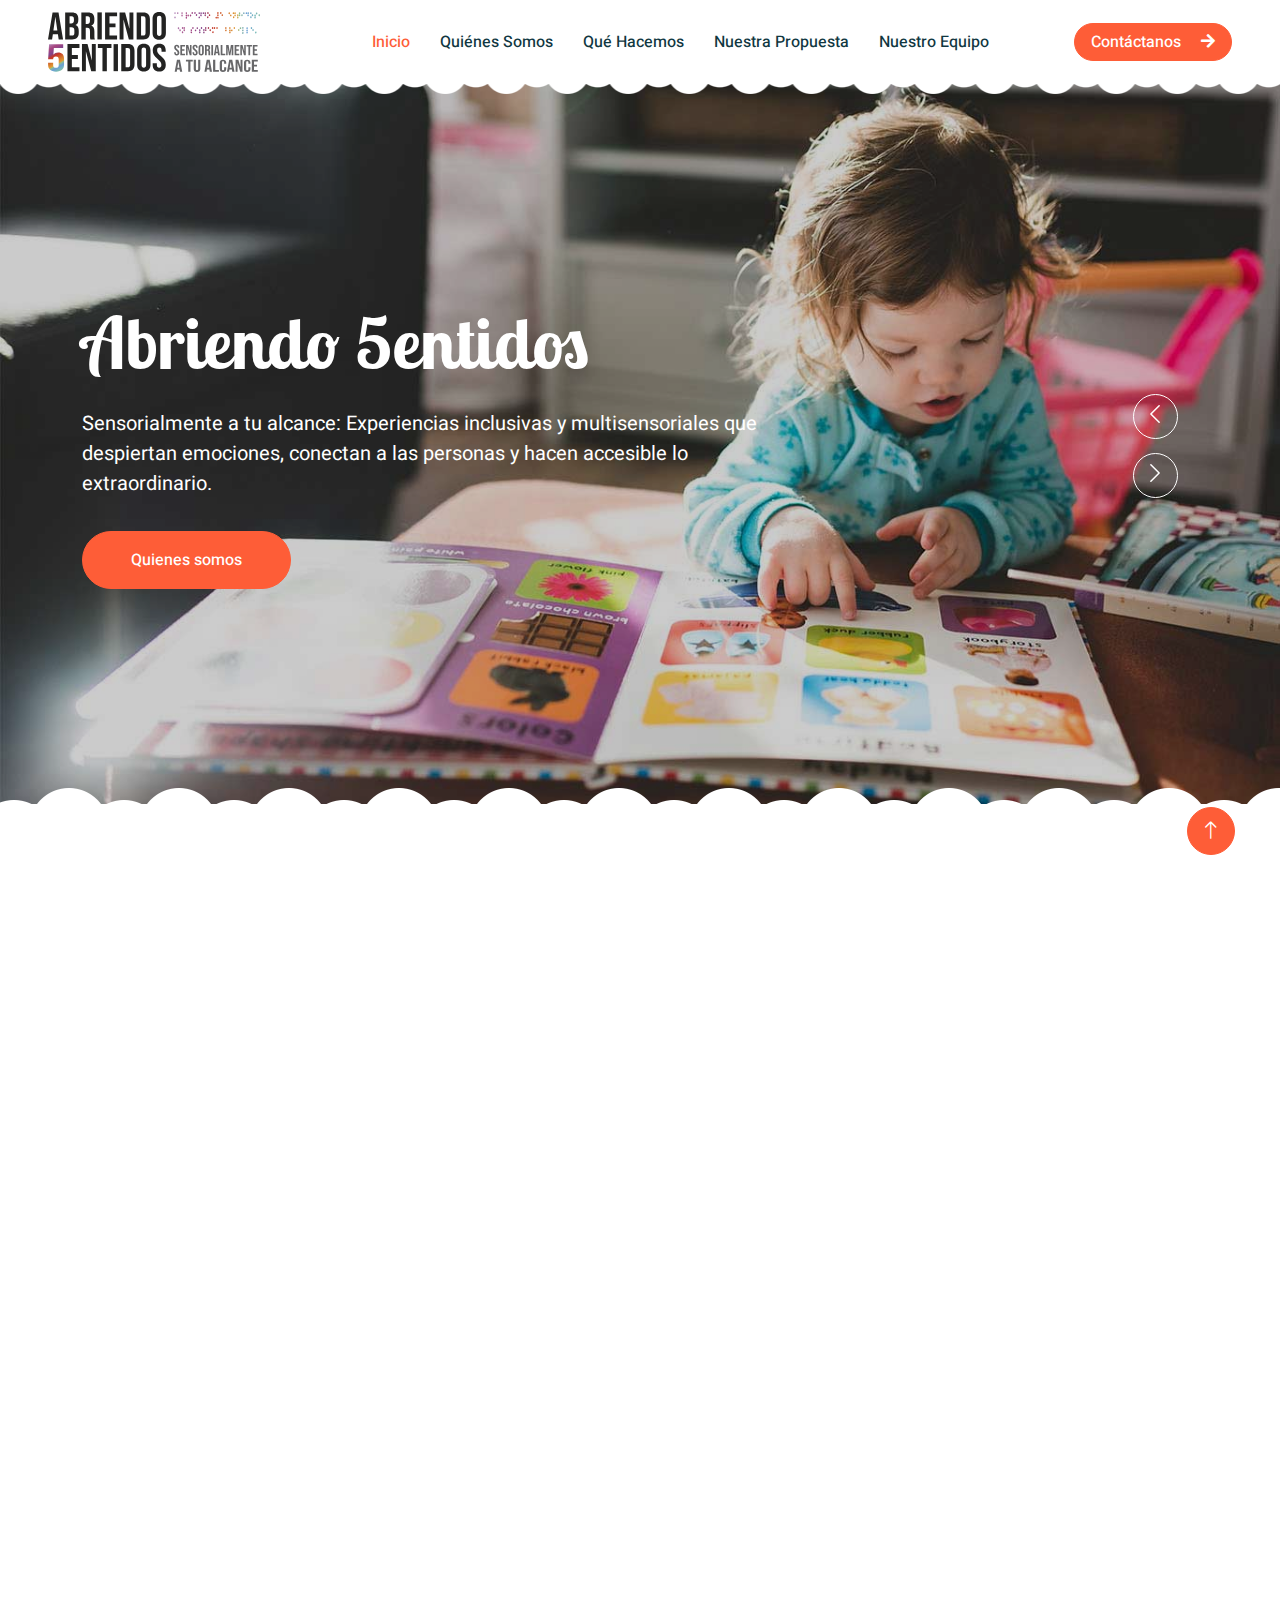
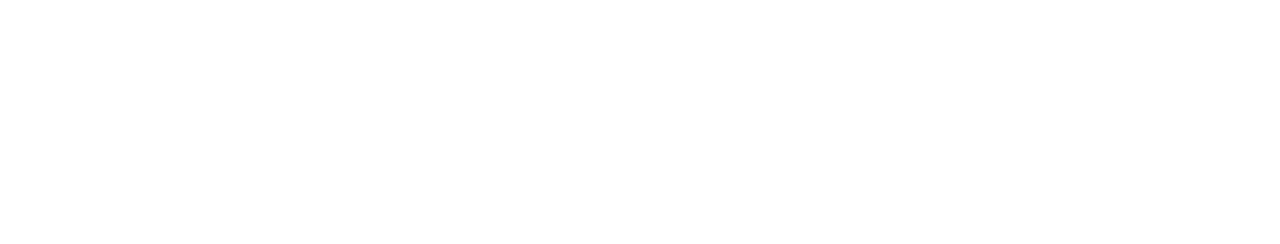
<file: index.html>
<!DOCTYPE html>
<html lang="es">

<head>
    <meta charset="utf-8">
    <title>ABRIENDO 5ENTIDOS</title>
    <meta content="width=device-width, initial-scale=1.0" name="viewport">
    <meta content="" name="keywords">
    <meta content="" name="description">

    <!-- Favicon -->
    <link href="img/favicon.png" rel="icon">

    <!-- Google Web Fonts -->
    <link rel="preconnect" href="https://fonts.googleapis.com">
    <link rel="preconnect" href="https://fonts.gstatic.com" crossorigin>
    <link href="https://fonts.googleapis.com/css2?family=Heebo:wght@400;500;600&family=Inter:wght@600&family=Lobster+Two:wght@700&display=swap" rel="stylesheet">
    
    <!-- Icon Font Stylesheet -->
    <link href="https://cdnjs.cloudflare.com/ajax/libs/font-awesome/5.10.0/css/all.min.css" rel="stylesheet">
    <link href="https://cdn.jsdelivr.net/npm/bootstrap-icons@1.4.1/font/bootstrap-icons.css" rel="stylesheet">

    <!-- Libraries Stylesheet -->
    <link href="lib/animate/animate.min.css" rel="stylesheet">
    <link href="lib/owlcarousel/assets/owl.carousel.min.css" rel="stylesheet">

    <!-- Customized Bootstrap Stylesheet -->
    <link href="css/bootstrap.min.css" rel="stylesheet">

    <!-- Template Stylesheet -->
    <link href="css/style.css" rel="stylesheet">
</head>

<body>
    <div class="container-xxl bg-white p-0">
        <!-- Spinner Start -->
        <div id="spinner" class="show bg-white position-fixed translate-middle w-100 vh-100 top-50 start-50 d-flex align-items-center justify-content-center">
            <div class="spinner-border text-primary" style="width: 3rem; height: 3rem;" role="status">
                <span class="sr-only">Loading...</span>
            </div>
        </div>
        <!-- Spinner End -->


        <!-- Navbar Start -->
       <nav class="navbar navbar-expand-lg bg-white navbar-light sticky-top px-4 px-lg-5 py-lg-0">
    <a href="index.html" class="navbar-brand">
        <img src="img/logo5enti2.svg" alt="Abriendo 5entidos" style="height: 60px;margin-right:10px;">
    </a>
    <button type="button" class="navbar-toggler" data-bs-toggle="collapse" data-bs-target="#navbarCollapse">
        <span class="navbar-toggler-icon"></span>
    </button>
    <div class="collapse navbar-collapse" id="navbarCollapse">
        <div class="navbar-nav mx-auto">
            <a href="index.html" class="nav-item nav-link active">Inicio</a>
            <a href="quienes-somos.html" class="nav-item nav-link">Quiénes Somos</a>
            <a href="que-hacemos.html" class="nav-item nav-link">Qué Hacemos</a>
            <a href="propuesta-de-valor.html" class="nav-item nav-link">Nuestra Propuesta</a>
            <a href="equipo.html" class="nav-item nav-link">Nuestro Equipo</a>
               </div>
        <a href="contact.html" class="btn btn-primary rounded-pill px-3 d-none d-lg-block">
            Contáctanos <i class="fa fa-arrow-right ms-3"></i>
        </a>
    </div>
</nav>

        <!-- Navbar End -->


        <!-- Carousel Start -->
        <div class="container-fluid p-0 mb-5">
            <div class="owl-carousel header-carousel position-relative">
                <div class="owl-carousel-item position-relative">
                    <img class="img-fluid" src="img/carousel-1.jpg" alt="">
                    <div class="position-absolute top-0 start-0 w-100 h-100 d-flex align-items-center" style="background: rgba(0, 0, 0, .2);">
                        <div class="container">
                            <div class="row justify-content-start">
                                <div class="col-10 col-lg-8">
                                    <h1 class="display-2 text-white animated slideInDown mb-4">Abriendo 5entidos</h1>
                                    <p class="fs-5 fw-medium text-white mb-4 pb-2"> Sensorialmente a tu alcance: Experiencias inclusivas y multisensoriales que despiertan emociones, conectan a las personas y hacen accesible lo extraordinario. </p>
                                    <a href="quienes-somos.html" class="btn btn-primary rounded-pill py-sm-3 px-sm-5 me-3 animated slideInLeft">Quienes somos</a>
                                </div>
                            </div>
                        </div>
                    </div>
                </div>
                <div class="owl-carousel-item position-relative">
                    <img class="img-fluid" src="img/carousel-2.jpg" alt="">
                    <div class="position-absolute top-0 start-0 w-100 h-100 d-flex align-items-center" style="background: rgba(0, 0, 0, .2);">
                        <div class="container">
                            <div class="row justify-content-start">
                                <div class="col-10 col-lg-8">
                                    <h1 class="display-2 text-white animated slideInDown mb-4">Inclusión que se vive con los cinco sentidos</h1>
                                    <p class="fs-5 fw-medium text-white mb-4 pb-2">Talleres, productos y experiencias que hacen del aprendizaje un camino accesible para todos.</p>
                                    <a href="que-hacemos.html" class="btn btn-dark rounded-pill py-sm-3 px-sm-5 animated slideInRight">Qué hacemos</a>
                                </div>
                            </div>
                        </div>
                    </div>
                </div>
            </div>
        </div>
        <!-- Carousel End -->


       


        <!-- About Start -->
        <div class="container-xxl py-5">
            <div class="container">
                <div class="row g-5 align-items-center">
                    <div class="col-lg-6 wow fadeInUp" data-wow-delay="0.1s">
                        <h1 class="mb-4">Inspiramos inclusión y accesibilidad a través de experiencias multisensoriales.</h1>
                        <p>Un proyecto nacido en Valdivia para transformar la forma en que percibimos el mundo.</p>
                        <div class="row g-4 align-items-center">
                            <div class="col-sm-6">
                                <a class="btn btn-primary rounded-pill py-3 px-5" href="que-hacemos.html">Ver más</a>
                            </div>
                            <div class="col-sm-6">
                                
                            </div>
                        </div>
                    </div>
                    <div class="col-lg-6 about-img wow fadeInUp" data-wow-delay="0.5s">
                        <div class="row">
                            <div class="col-12 text-center">
                                <img class="img-fluid w-75 rounded-circle bg-light p-3" src="img/about-1.jpg" alt="">
                            </div>
                            <div class="col-6 text-start" style="margin-top: -150px;">
                                <img class="img-fluid w-100 rounded-circle bg-light p-3" src="img/about-2.jpg" alt="">
                            </div>
                            <div class="col-6 text-end" style="margin-top: -150px;">
                                <img class="img-fluid w-100 rounded-circle bg-light p-3" src="img/about-3.jpg" alt="">
                            </div>
                        </div>
                    </div>
                </div>
            </div>
        </div>
        <!-- About End -->


      

      <!-- Footer Start -->
<div class="container-fluid bg-dark text-white-50 footer pt-5 mt-5 wow fadeIn" data-wow-delay="0.1s">
    <div class="container py-5">
        <div class="row g-5">
            <!-- Contacto -->
            <div class="col-lg-6 col-md-6">
                <h3 class="text-white mb-4">Contacto</h3>
                <p class="mb-2"><i class="fa fa-phone-alt me-3"></i>+56 9 5011 9219</p>
                <p class="mb-2"><i class="fa fa-envelope me-3"></i>abriendo5entidos@gmail.com</p>
               
            </div>

           
        </div>
    </div>

    <!-- Copy -->
    <div class="container">
        <div class="copyright">
            <div class="row">
                <div class="col-md-12 text-center">
                    &copy; <a class="border-bottom" href="#">Abriendo 5entidos</a>, Todos los derechos reservados.
                </div>
            </div>
        </div>
    </div>
</div>
<!-- Footer End -->



        <!-- Back to Top -->
        <a href="#" class="btn btn-lg btn-primary btn-lg-square back-to-top"><i class="bi bi-arrow-up"></i></a>
    </div>

    <!-- JavaScript Libraries -->
    <script src="https://code.jquery.com/jquery-3.4.1.min.js"></script>
    <script src="https://cdn.jsdelivr.net/npm/bootstrap@5.0.0/dist/js/bootstrap.bundle.min.js"></script>
    <script src="lib/wow/wow.min.js"></script>
    <script src="lib/easing/easing.min.js"></script>
    <script src="lib/waypoints/waypoints.min.js"></script>
    <script src="lib/owlcarousel/owl.carousel.min.js"></script>

    <!-- Template Javascript -->
    <script src="js/main.js"></script>
</body>

</html>
</file>
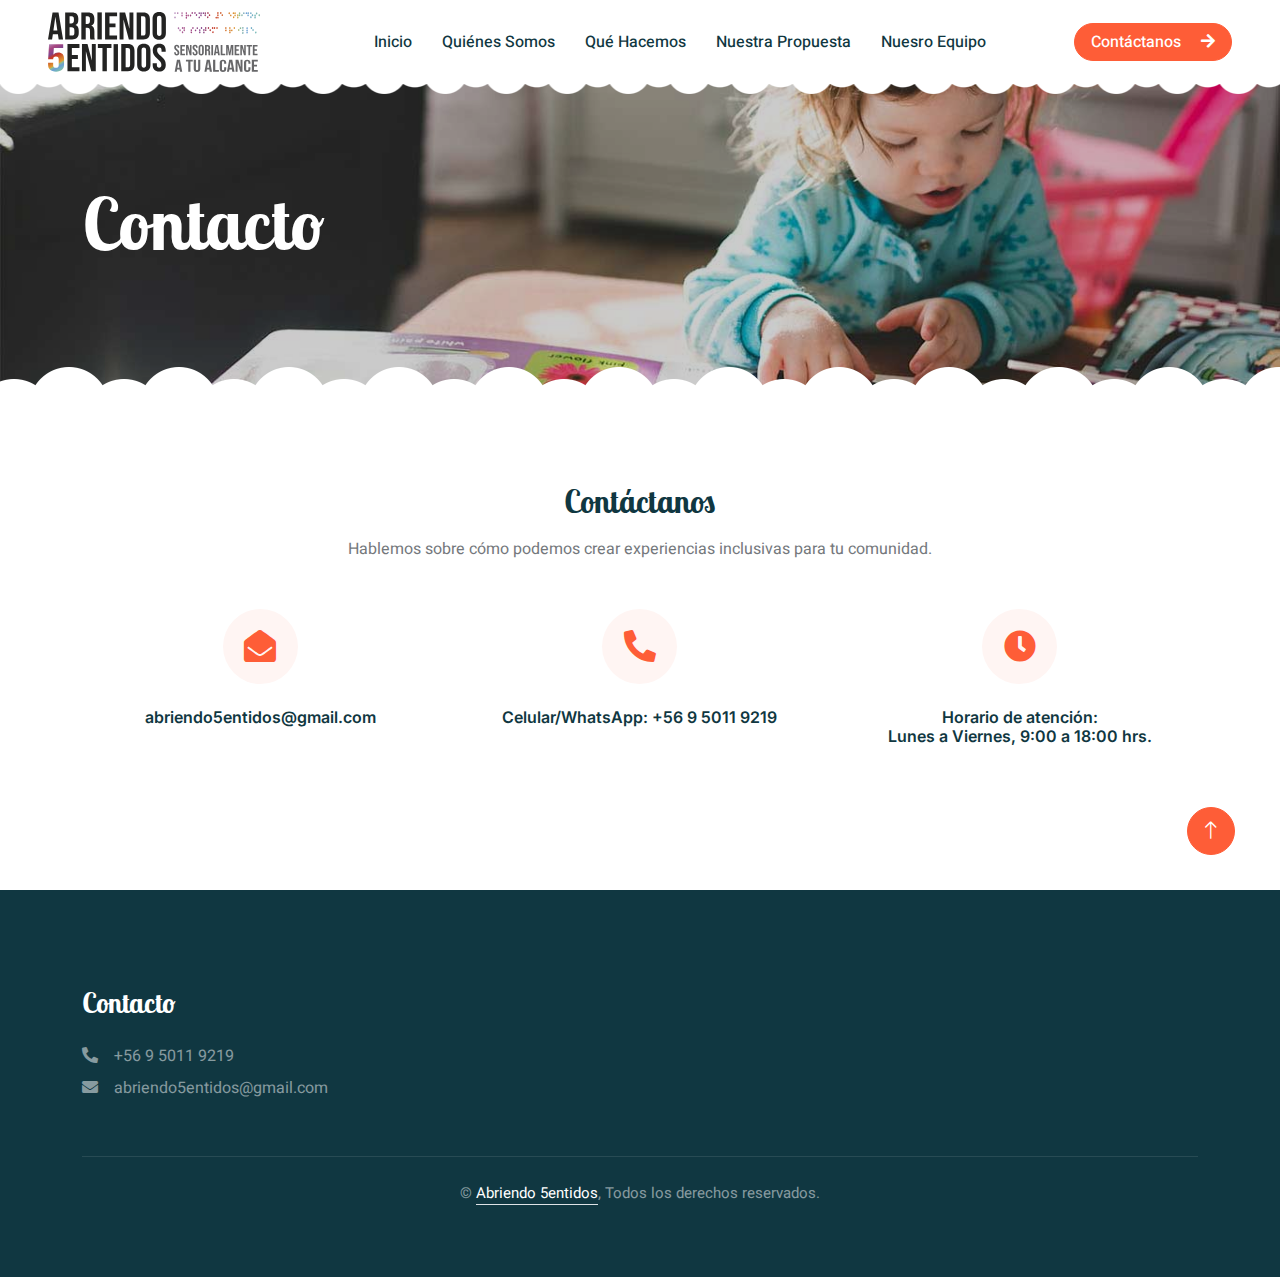
<file: contact.html>
<!DOCTYPE html>
<html lang="en">

<head>
  <meta charset="utf-8">
    <title>ABRIENDO 5ENTIDOS CONTACTO</title>
    <meta content="width=device-width, initial-scale=1.0" name="viewport">
    <meta content="" name="keywords">
    <meta content="" name="description">
    <!-- Favicon -->
    <link href="img/favicon.png" rel="icon">


    <!-- Google Web Fonts -->
    <link rel="preconnect" href="https://fonts.googleapis.com">
    <link rel="preconnect" href="https://fonts.gstatic.com" crossorigin>
    <link href="https://fonts.googleapis.com/css2?family=Heebo:wght@400;500;600&family=Inter:wght@600&family=Lobster+Two:wght@700&display=swap" rel="stylesheet">
    
    <!-- Icon Font Stylesheet -->
    <link href="https://cdnjs.cloudflare.com/ajax/libs/font-awesome/5.10.0/css/all.min.css" rel="stylesheet">
    <link href="https://cdn.jsdelivr.net/npm/bootstrap-icons@1.4.1/font/bootstrap-icons.css" rel="stylesheet">

    <!-- Libraries Stylesheet -->
    <link href="lib/animate/animate.min.css" rel="stylesheet">
    <link href="lib/owlcarousel/assets/owl.carousel.min.css" rel="stylesheet">

    <!-- Customized Bootstrap Stylesheet -->
    <link href="css/bootstrap.min.css" rel="stylesheet">

    <!-- Template Stylesheet -->
    <link href="css/style.css" rel="stylesheet">
</head>

<body>
    <div class="container-xxl bg-white p-0">
        <!-- Spinner Start -->
        <div id="spinner" class="show bg-white position-fixed translate-middle w-100 vh-100 top-50 start-50 d-flex align-items-center justify-content-center">
            <div class="spinner-border text-primary" style="width: 3rem; height: 3rem;" role="status">
                <span class="sr-only">Loading...</span>
            </div>
        </div>
        <!-- Spinner End -->

  <!-- Navbar Start -->
      <nav class="navbar navbar-expand-lg bg-white navbar-light sticky-top px-4 px-lg-5 py-lg-0">
    <a href="index.html" class="navbar-brand">
        <img src="img/logo5enti2.svg" alt="Abriendo 5entidos" style="height: 60px;margin-right:10px;">
    </a>
    <button type="button" class="navbar-toggler" data-bs-toggle="collapse" data-bs-target="#navbarCollapse">
        <span class="navbar-toggler-icon"></span>
    </button>
    <div class="collapse navbar-collapse" id="navbarCollapse">
        <div class="navbar-nav mx-auto">
            <a href="index.html" class="nav-item nav-link">Inicio</a>
            <a href="quienes-somos.html" class="nav-item nav-link">Quiénes Somos</a>
            <a href="que-hacemos.html" class="nav-item nav-link">Qué Hacemos</a>
            <a href="propuesta-de-valor.html" class="nav-item nav-link">Nuestra Propuesta</a>
            <a href="equipo.html" class="nav-item nav-link">Nuesro Equipo</a>
               </div>
        <a href="contact.html" class="btn btn-primary rounded-pill px-3 d-none d-lg-block">
            Contáctanos <i class="fa fa-arrow-right ms-3"></i>
        </a>
    </div>
</nav>
        <!-- Navbar End -->


    <!-- Page Header -->
<div class="container-xxl py-5 page-header contacto-header position-relative mb-5">

            <div class="container py-5">
                <h1 class="display-2 text-white animated slideInDown mb-4">Contacto</h1>
               
                </nav>
            </div>
        </div>
        <!-- Page Header End -->


      <!-- Contacto Start -->
<div class="container-xxl py-5">
    <div class="container">
        <div class="text-center mx-auto mb-5 wow fadeInUp" data-wow-delay="0.1s" style="max-width: 600px;">
            <h2 class="mb-3">Contáctanos</h2>
            <p>Hablemos sobre cómo podemos crear experiencias inclusivas para tu comunidad.</p>
        </div>
        <div class="row g-4 justify-content-center mb-5">

            <!-- Email -->
            <div class="col-md-6 col-lg-4 text-center wow fadeInUp" data-wow-delay="0.3s">
                <div class="bg-light rounded-circle d-inline-flex align-items-center justify-content-center mb-4" style="width: 75px; height: 75px;">
                    <i class="fa fa-envelope-open fa-2x text-primary"></i>
                </div>
                <h6 class="mb-0">abriendo5entidos@gmail.com</h6>
            </div>

            <!-- Teléfono -->
            <div class="col-md-6 col-lg-4 text-center wow fadeInUp" data-wow-delay="0.5s">
                <div class="bg-light rounded-circle d-inline-flex align-items-center justify-content-center mb-4" style="width: 75px; height: 75px;">
                    <i class="fa fa-phone-alt fa-2x text-primary"></i>
                </div>
                <h6 class="mb-0">Celular/WhatsApp: +56 9 5011 9219</h6>
            </div>

            <!-- Horario -->
            <div class="col-md-6 col-lg-4 text-center wow fadeInUp" data-wow-delay="0.7s">
                <div class="bg-light rounded-circle d-inline-flex align-items-center justify-content-center mb-4" style="width: 75px; height: 75px;">
                    <i class="fa fa-clock fa-2x text-primary"></i>
                </div>
                <h6 class="mb-0">Horario de atención:<br>Lunes a Viernes, 9:00 a 18:00 hrs.</h6>
            </div>

        </div>
    </div>
</div>



       <!-- Footer Start -->
<div class="container-fluid bg-dark text-white-50 footer pt-5 mt-5 wow fadeIn" data-wow-delay="0.1s">
    <div class="container py-5">
        <div class="row g-5">
            <!-- Contacto -->
            <div class="col-lg-6 col-md-6">
                <h3 class="text-white mb-4">Contacto</h3>
                <p class="mb-2"><i class="fa fa-phone-alt me-3"></i>+56 9 5011 9219</p>
                <p class="mb-2"><i class="fa fa-envelope me-3"></i>abriendo5entidos@gmail.com</p>
              
            </div>


    <!-- Copy -->
    <div class="container">
        <div class="copyright">
            <div class="row">
                <div class="col-md-12 text-center">
                    &copy; <a class="border-bottom" href="#">Abriendo 5entidos</a>, Todos los derechos reservados.
                </div>
            </div>
        </div>
    </div>
</div>
<!-- Footer End -->


        <!-- Back to Top -->
        <a href="#" class="btn btn-lg btn-primary btn-lg-square back-to-top"><i class="bi bi-arrow-up"></i></a>
    </div>

    <!-- JavaScript Libraries -->
    <script src="https://code.jquery.com/jquery-3.4.1.min.js"></script>
    <script src="https://cdn.jsdelivr.net/npm/bootstrap@5.0.0/dist/js/bootstrap.bundle.min.js"></script>
    <script src="lib/wow/wow.min.js"></script>
    <script src="lib/easing/easing.min.js"></script>
    <script src="lib/waypoints/waypoints.min.js"></script>
    <script src="lib/owlcarousel/owl.carousel.min.js"></script>

    <!-- Template Javascript -->
    <script src="js/main.js"></script>
</body>

</html>
</file>
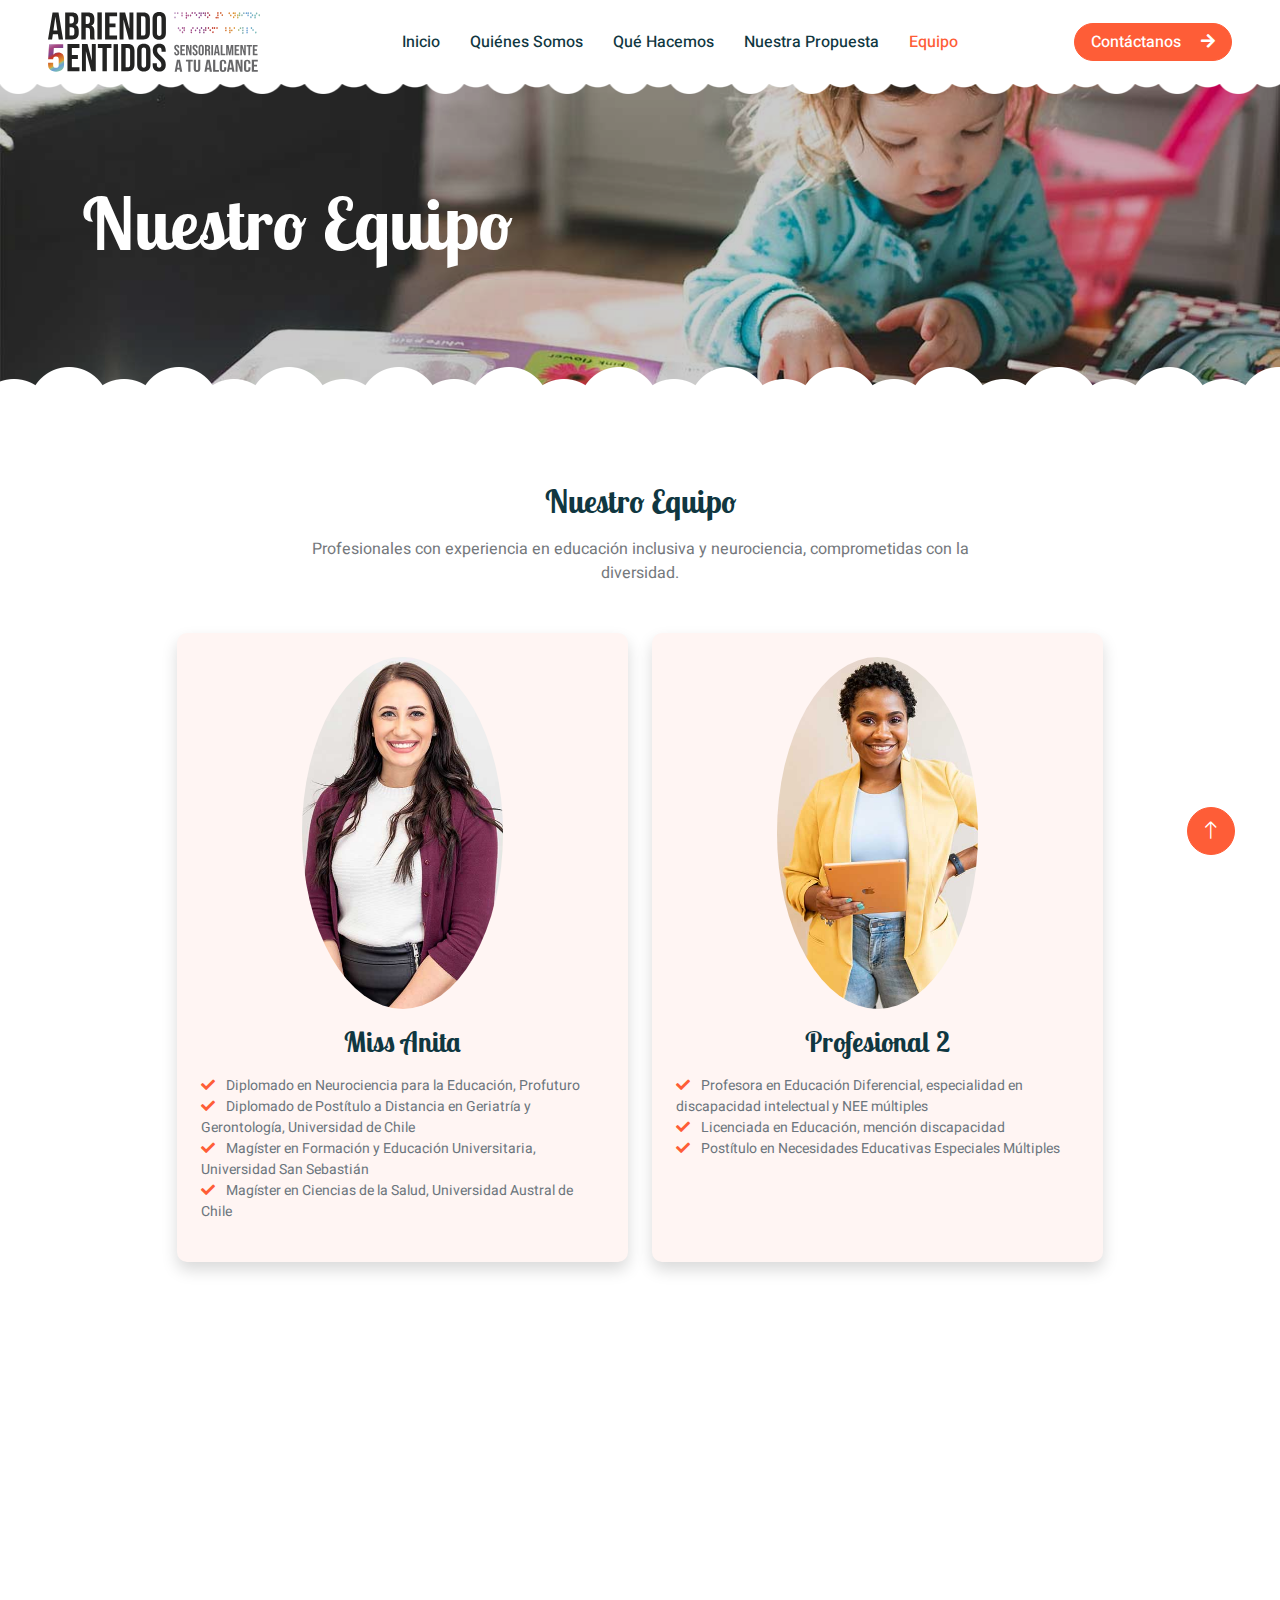
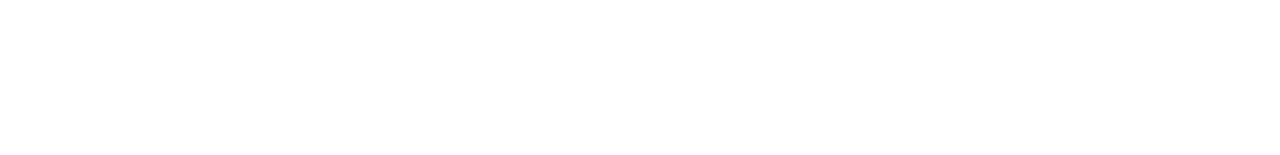
<file: equipo.html>
<!DOCTYPE html>
<html lang="en">

<head>
    <meta charset="utf-8">
     <title>ABRIENDO 5ENTIDOS EQUIPO</title>
    <meta content="width=device-width, initial-scale=1.0" name="viewport">
    <meta content="" name="keywords">
    <meta content="" name="description">

    <!-- Favicon -->
    <link href="img/favicon.png" rel="icon">


    <!-- Google Web Fonts -->
    <link rel="preconnect" href="https://fonts.googleapis.com">
    <link rel="preconnect" href="https://fonts.gstatic.com" crossorigin>
    <link href="https://fonts.googleapis.com/css2?family=Heebo:wght@400;500;600&family=Inter:wght@600&family=Lobster+Two:wght@700&display=swap" rel="stylesheet">
    
    <!-- Icon Font Stylesheet -->
    <link href="https://cdnjs.cloudflare.com/ajax/libs/font-awesome/5.10.0/css/all.min.css" rel="stylesheet">
    <link href="https://cdn.jsdelivr.net/npm/bootstrap-icons@1.4.1/font/bootstrap-icons.css" rel="stylesheet">

    <!-- Libraries Stylesheet -->
    <link href="lib/animate/animate.min.css" rel="stylesheet">
    <link href="lib/owlcarousel/assets/owl.carousel.min.css" rel="stylesheet">

    <!-- Customized Bootstrap Stylesheet -->
    <link href="css/bootstrap.min.css" rel="stylesheet">

    <!-- Template Stylesheet -->
    <link href="css/style.css" rel="stylesheet">
</head>

<body>
    <div class="container-xxl bg-white p-0">
        <!-- Spinner Start -->
        <div id="spinner" class="show bg-white position-fixed translate-middle w-100 vh-100 top-50 start-50 d-flex align-items-center justify-content-center">
            <div class="spinner-border text-primary" style="width: 3rem; height: 3rem;" role="status">
                <span class="sr-only">Loading...</span>
            </div>
        </div>
        <!-- Spinner End -->


         <!-- Navbar Start -->
       <nav class="navbar navbar-expand-lg bg-white navbar-light sticky-top px-4 px-lg-5 py-lg-0">
    <a href="index.html" class="navbar-brand">
        <img src="img/logo5enti2.svg" alt="Abriendo 5entidos" style="height: 60px;margin-right:10px;">
    </a>
    <button type="button" class="navbar-toggler" data-bs-toggle="collapse" data-bs-target="#navbarCollapse">
        <span class="navbar-toggler-icon"></span>
    </button>
    <div class="collapse navbar-collapse" id="navbarCollapse">
        <div class="navbar-nav mx-auto">
            <a href="index.html" class="nav-item nav-link">Inicio</a>
            <a href="quienes-somos.html" class="nav-item nav-link">Quiénes Somos</a>
            <a href="que-hacemos.html" class="nav-item nav-link">Qué Hacemos</a>
            <a href="propuesta-de-valor.html" class="nav-item nav-link">Nuestra Propuesta</a>
            <a href="equipo.html" class="nav-item nav-link active">Equipo</a>
               </div>
        <a href="contact.html" class="btn btn-primary rounded-pill px-3 d-none d-lg-block">
            Contáctanos <i class="fa fa-arrow-right ms-3"></i>
        </a>
    </div>
</nav>

        <!-- Navbar End -->


        <!-- Page Header -->
        <div class="container-xxl py-5 page-header equipo-header position-relative mb-5">
            <div class="container py-5">
                <h1 class="display-2 text-white animated slideInDown mb-4">Nuestro Equipo</h1>
               
            </div>
        </div>
        <!-- Page Header End -->


<!-- Team Start -->
<div class="container-xxl py-5">
  <div class="container">
    <div class="text-center mx-auto mb-5 wow fadeInUp" data-wow-delay="0.1s" style="max-width: 700px;">
      <h2 class="mb-3">Nuestro Equipo</h2>
      <p>Profesionales con experiencia en educación inclusiva y neurociencia, comprometidas con la diversidad.</p>
    </div>
    <div class="row g-4 justify-content-center">
      
      <!-- Miembro 1 -->
      <div class="col-lg-5 col-md-6 wow fadeInUp" data-wow-delay="0.1s">
        <div class="team-item text-center p-4 bg-light rounded shadow h-100">
          <img class="img-fluid rounded-circle w-50 mb-3" src="img/team-1.jpg" alt="Miss Anita">
          <h3 class="mb-3">Miss Anita</h3>
          <ul class="list-unstyled text-start small text-muted">
            <li><i class="fa fa-check text-primary me-2"></i> Diplomado en Neurociencia para la Educación, Profuturo</li>
            <li><i class="fa fa-check text-primary me-2"></i> Diplomado de Postítulo a Distancia en Geriatría y Gerontología, Universidad de Chile</li>
            <li><i class="fa fa-check text-primary me-2"></i> Magíster en Formación y Educación Universitaria, Universidad San Sebastián</li>
            <li><i class="fa fa-check text-primary me-2"></i> Magíster en Ciencias de la Salud, Universidad Austral de Chile</li>
          </ul>
        </div>
      </div>

      <!-- Miembro 2 -->
      <div class="col-lg-5 col-md-6 wow fadeInUp" data-wow-delay="0.3s">
        <div class="team-item text-center p-4 bg-light rounded shadow h-100">
          <img class="img-fluid rounded-circle w-50 mb-3" src="img/team-3.jpg" alt="Educadora Diferencial">
          <h3 class="mb-3">Profesional 2</h3>
          <ul class="list-unstyled text-start small text-muted">
            <li><i class="fa fa-check text-primary me-2"></i> Profesora en Educación Diferencial, especialidad en discapacidad intelectual y NEE múltiples</li>
            <li><i class="fa fa-check text-primary me-2"></i> Licenciada en Educación, mención discapacidad</li>
            <li><i class="fa fa-check text-primary me-2"></i> Postítulo en Necesidades Educativas Especiales Múltiples</li>
          </ul>
        </div>
      </div>

    </div>
  </div>
</div>
<!-- Team End -->




  
      <!-- Footer Start -->
<div class="container-fluid bg-dark text-white-50 footer pt-5 mt-5 wow fadeIn" data-wow-delay="0.1s">
    <div class="container py-5">
        <div class="row g-5">
            <!-- Contacto -->
            <div class="col-lg-6 col-md-6">
                <h3 class="text-white mb-4">Contacto</h3>
                <p class="mb-2"><i class="fa fa-phone-alt me-3"></i>+56 9 5011 9219</p>
                <p class="mb-2"><i class="fa fa-envelope me-3"></i>abriendo5entidos@gmail.com</p>
                
            </div>

            <!-- Newsletter -->
            <div class="col-lg-6 col-md-6">
                <h3 class="text-white mb-4">Newsletter</h3>
                <p>Suscríbete para recibir novedades e información sobre nuestras actividades.</p>
                <div class="position-relative mx-auto" style="max-width: 400px;">
                    <input class="form-control bg-transparent w-100 py-3 ps-4 pe-5" type="text" placeholder="Tu correo electrónico">
                    <button type="button" class="btn btn-primary py-2 position-absolute top-0 end-0 mt-2 me-2">Suscribirse</button>
                </div>
            </div>
        </div>
    </div>

    <!-- Copy -->
    <div class="container">
        <div class="copyright">
            <div class="row">
                <div class="col-md-12 text-center">
                    &copy; <a class="border-bottom" href="#">Abriendo 5entidos</a>, Todos los derechos reservados.
                </div>
            </div>
        </div>
    </div>
</div>
<!-- Footer End -->



        <!-- Back to Top -->
        <a href="#" class="btn btn-lg btn-primary btn-lg-square back-to-top"><i class="bi bi-arrow-up"></i></a>
    </div>

    <!-- JavaScript Libraries -->
    <script src="https://code.jquery.com/jquery-3.4.1.min.js"></script>
    <script src="https://cdn.jsdelivr.net/npm/bootstrap@5.0.0/dist/js/bootstrap.bundle.min.js"></script>
    <script src="lib/wow/wow.min.js"></script>
    <script src="lib/easing/easing.min.js"></script>
    <script src="lib/waypoints/waypoints.min.js"></script>
    <script src="lib/owlcarousel/owl.carousel.min.js"></script>

    <!-- Template Javascript -->
    <script src="js/main.js"></script>
</body>

</html>
</file>
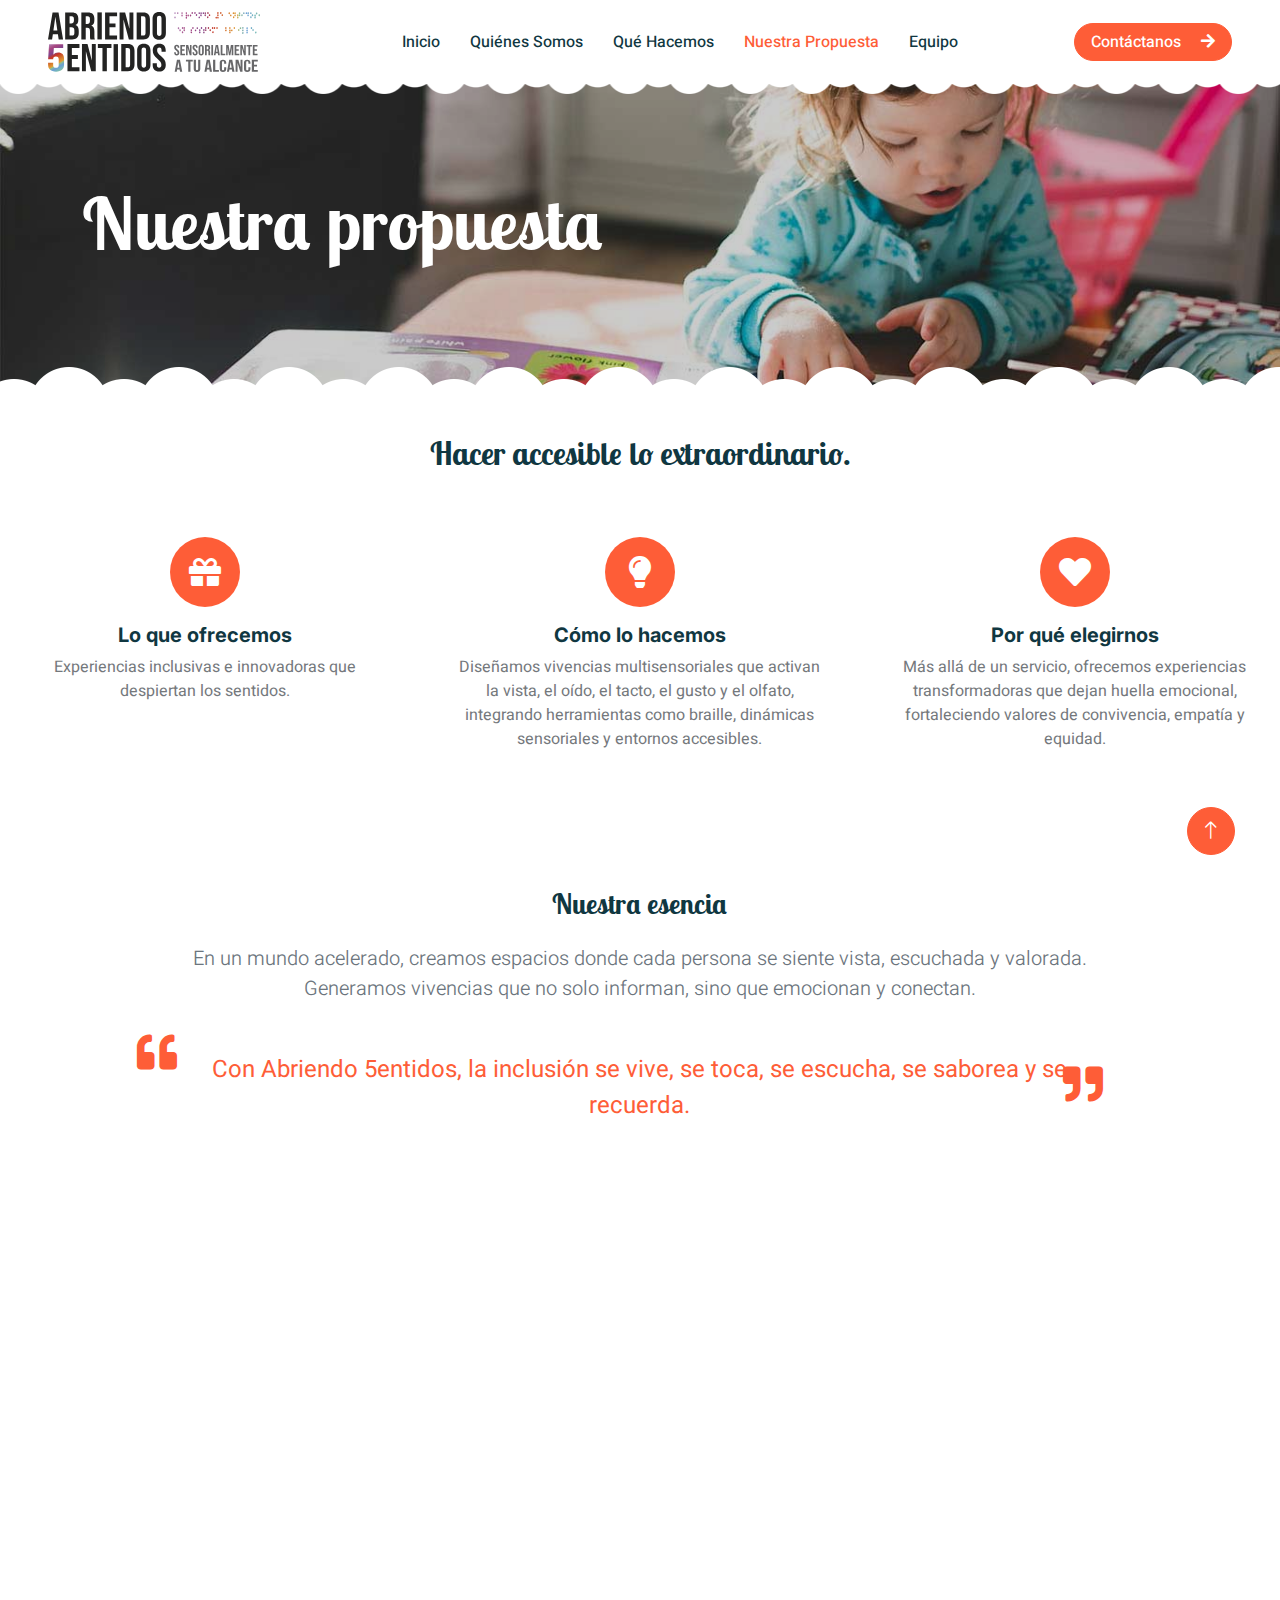
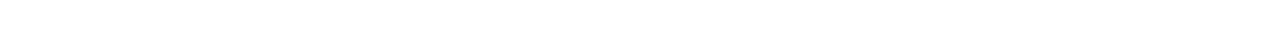
<file: propuesta-de-valor.html>
<!DOCTYPE html>
<html lang="en">

<head>
    <meta charset="utf-8">
    <title>ABRIENDO 5ENTIDOS PROPUESTA DE VALOR</title>
    <meta content="width=device-width, initial-scale=1.0" name="viewport">
    <meta content="" name="keywords">
    <meta content="" name="description">

      <!-- Favicon -->
    <link href="img/favicon.png" rel="icon">


    <!-- Google Web Fonts -->
    <link rel="preconnect" href="https://fonts.googleapis.com">
    <link rel="preconnect" href="https://fonts.gstatic.com" crossorigin>
    <link href="https://fonts.googleapis.com/css2?family=Heebo:wght@400;500;600&family=Inter:wght@600&family=Lobster+Two:wght@700&display=swap" rel="stylesheet">
    
    <!-- Icon Font Stylesheet -->
    <link href="https://cdnjs.cloudflare.com/ajax/libs/font-awesome/5.10.0/css/all.min.css" rel="stylesheet">
    <link href="https://cdn.jsdelivr.net/npm/bootstrap-icons@1.4.1/font/bootstrap-icons.css" rel="stylesheet">

    <!-- Libraries Stylesheet -->
    <link href="lib/animate/animate.min.css" rel="stylesheet">
    <link href="lib/owlcarousel/assets/owl.carousel.min.css" rel="stylesheet">

    <!-- Customized Bootstrap Stylesheet -->
    <link href="css/bootstrap.min.css" rel="stylesheet">

    <!-- Template Stylesheet -->
    <link href="css/style.css" rel="stylesheet">
</head>

<body>
    <div class="container-xxl bg-white p-0">
        <!-- Spinner Start -->
        <div id="spinner" class="show bg-white position-fixed translate-middle w-100 vh-100 top-50 start-50 d-flex align-items-center justify-content-center">
            <div class="spinner-border text-primary" style="width: 3rem; height: 3rem;" role="status">
                <span class="sr-only">Loading...</span>
            </div>
        </div>
        <!-- Spinner End -->

  <!-- Navbar Start -->
       <nav class="navbar navbar-expand-lg bg-white navbar-light sticky-top px-4 px-lg-5 py-lg-0">
    <a href="index.html" class="navbar-brand">
           <img src="img/logo5enti2.svg" alt="Abriendo 5entidos" style="height: 60px;margin-right:10px;">
    </a>
    <button type="button" class="navbar-toggler" data-bs-toggle="collapse" data-bs-target="#navbarCollapse">
        <span class="navbar-toggler-icon"></span>
    </button>
    <div class="collapse navbar-collapse" id="navbarCollapse">
        <div class="navbar-nav mx-auto">
            <a href="index.html" class="nav-item nav-link ">Inicio</a>
            <a href="quienes-somos.html" class="nav-item nav-link">Quiénes Somos</a>
            <a href="que-hacemos.html" class="nav-item nav-link">Qué Hacemos</a>
            <a href="propuesta-de-valor.html" class="nav-item nav-link active">Nuestra Propuesta</a>
            <a href="equipo.html" class="nav-item nav-link">Equipo</a>
               </div>
        <a href="contact.html" class="btn btn-primary rounded-pill px-3 d-none d-lg-block">
            Contáctanos <i class="fa fa-arrow-right ms-3"></i>
        </a>
    </div>
</nav>

        <!-- Navbar End -->


         <!-- Page Header-->
        <div class="container-xxl py-5 page-header propuesta-header position-relative mb-5">
            <div class="container py-5">
                <h1 class="display-2 text-white animated slideInDown mb-4">Nuestra propuesta</h1>
            </div>
        </div>
        <!-- Page Header End -->

<!-- Propuesta de Valor -->
<div class="row g-4 mb-5 text-center">
  
  <h2 class="mb-3">Hacer accesible lo extraordinario.</h2>
 
  <!-- Card 1 -->
  <div class="col-md-4">
    <div class="p-4 h-100">
      <div class="d-flex justify-content-center mb-3">
        <div class="bg-primary text-white rounded-circle d-flex align-items-center justify-content-center" style="width:70px; height:70px;">
          <i class="fa fa-gift fa-2x"></i>
        </div>
      </div>
      <h5 class="fw-bold">Lo que ofrecemos</h5>
      <p>Experiencias inclusivas e innovadoras que despiertan los sentidos.</p>
    </div>
  </div>

  <!-- Card 2 -->
  <div class="col-md-4">
    <div class="p-4 h-100">
      <div class="d-flex justify-content-center mb-3">
        <div class="bg-primary text-white rounded-circle d-flex align-items-center justify-content-center" style="width:70px; height:70px;">
          <i class="fa fa-lightbulb fa-2x"></i>
        </div>
      </div>
      <h5 class="fw-bold">Cómo lo hacemos</h5>
      <p>Diseñamos vivencias multisensoriales que activan la vista, el oído, el tacto, el gusto y el olfato, integrando herramientas como braille, dinámicas sensoriales y entornos accesibles.</p>
    </div>
  </div>

  <!-- Card 3 -->
  <div class="col-md-4">
    <div class="p-4 h-100">
      <div class="d-flex justify-content-center mb-3">
        <div class="bg-primary text-white rounded-circle d-flex align-items-center justify-content-center" style="width:70px; height:70px;">
          <i class="fa fa-heart fa-2x"></i>
        </div>
      </div>
      <h5 class="fw-bold">Por qué elegirnos</h5>
      <p>Más allá de un servicio, ofrecemos experiencias transformadoras que dejan huella emocional, fortaleciendo valores de convivencia, empatía y equidad.</p>
    </div>
  </div>
</div>

<!-- Frase inspiradora -->
<div class="row mt-5">
  <div class="col-lg-10 offset-lg-1">
    <div class="text-center p-5 rounded">
      
      <!-- Título -->
      <h4 class="fs-3 fw-bold mb-4 text-dark">Nuestra esencia</h4>
      
      <!-- Texto descriptivo -->
      <p class="lead mb-5 text-muted">
        En un mundo acelerado, creamos espacios donde cada persona se siente vista, escuchada y valorada. 
        Generamos vivencias que no solo informan, sino que emocionan y conectan.
      </p>

      <!-- Frase destacada -->
      <div class="position-relative">
        <i class="fa fa-quote-left text-primary fs-1 position-absolute top-0 start-0 translate-middle"></i>
        <p class="fs-4 fw-semibold text-primary mx-4">
          Con Abriendo 5entidos, la inclusión se vive, se toca, se escucha, se saborea y se recuerda.
        </p>
        <i class="fa fa-quote-right text-primary fs-1 position-absolute bottom-0 end-0 translate-middle"></i>
      </div>

    </div>
  </div>
</div>
<!-- Fin Frase inspiradora -->





      
              <!-- Footer Start -->
<div class="container-fluid bg-dark text-white-50 footer pt-5 mt-5 wow fadeIn" data-wow-delay="0.1s">
    <div class="container py-5">
        <div class="row g-5">
            <!-- Contacto -->
            <div class="col-lg-6 col-md-6">
                <h3 class="text-white mb-4">Contacto</h3>
                <p class="mb-2"><i class="fa fa-phone-alt me-3"></i>+56 9 5011 9219</p>
                <p class="mb-2"><i class="fa fa-envelope me-3"></i>abriendo5entidos@gmail.com</p>
               
            </div>

            <!-- Newsletter -->
            <div class="col-lg-6 col-md-6">
                <h3 class="text-white mb-4">Newsletter</h3>
                <p>Suscríbete para recibir novedades e información sobre nuestras actividades.</p>
                <div class="position-relative mx-auto" style="max-width: 400px;">
                    <input class="form-control bg-transparent w-100 py-3 ps-4 pe-5" type="text" placeholder="Tu correo electrónico">
                    <button type="button" class="btn btn-primary py-2 position-absolute top-0 end-0 mt-2 me-2">Suscribirse</button>
                </div>
            </div>
        </div>
    </div>

    <!-- Copy -->
    <div class="container">
        <div class="copyright">
            <div class="row">
                <div class="col-md-12 text-center">
                    &copy; <a class="border-bottom" href="#">Abriendo 5entidos</a>, Todos los derechos reservados.
                </div>
            </div>
        </div>
    </div>
</div>
<!-- Footer End -->


        <!-- Back to Top -->
        <a href="#" class="btn btn-lg btn-primary btn-lg-square back-to-top"><i class="bi bi-arrow-up"></i></a>
    </div>

    <!-- JavaScript Libraries -->
    <script src="https://code.jquery.com/jquery-3.4.1.min.js"></script>
    <script src="https://cdn.jsdelivr.net/npm/bootstrap@5.0.0/dist/js/bootstrap.bundle.min.js"></script>
    <script src="lib/wow/wow.min.js"></script>
    <script src="lib/easing/easing.min.js"></script>
    <script src="lib/waypoints/waypoints.min.js"></script>
    <script src="lib/owlcarousel/owl.carousel.min.js"></script>

    <!-- Template Javascript -->
    <script src="js/main.js"></script>
</body>

</html>
</file>
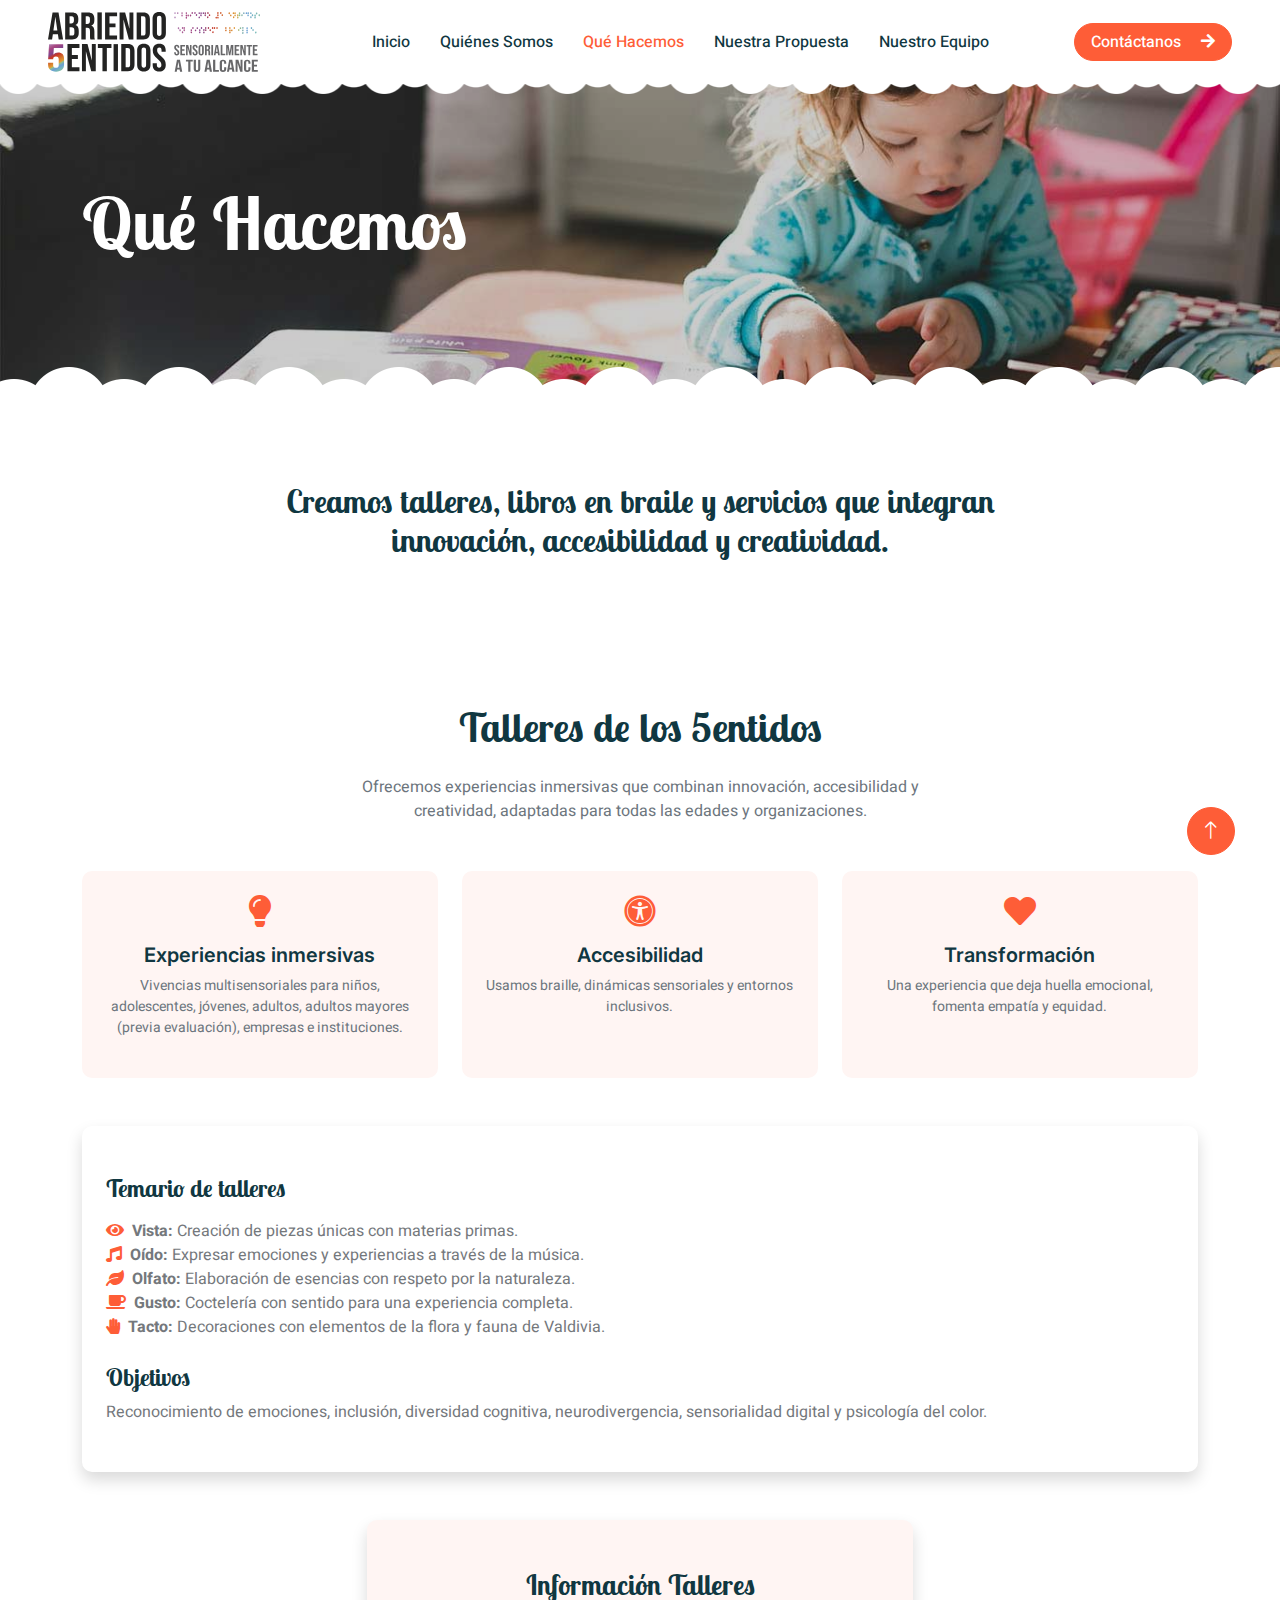
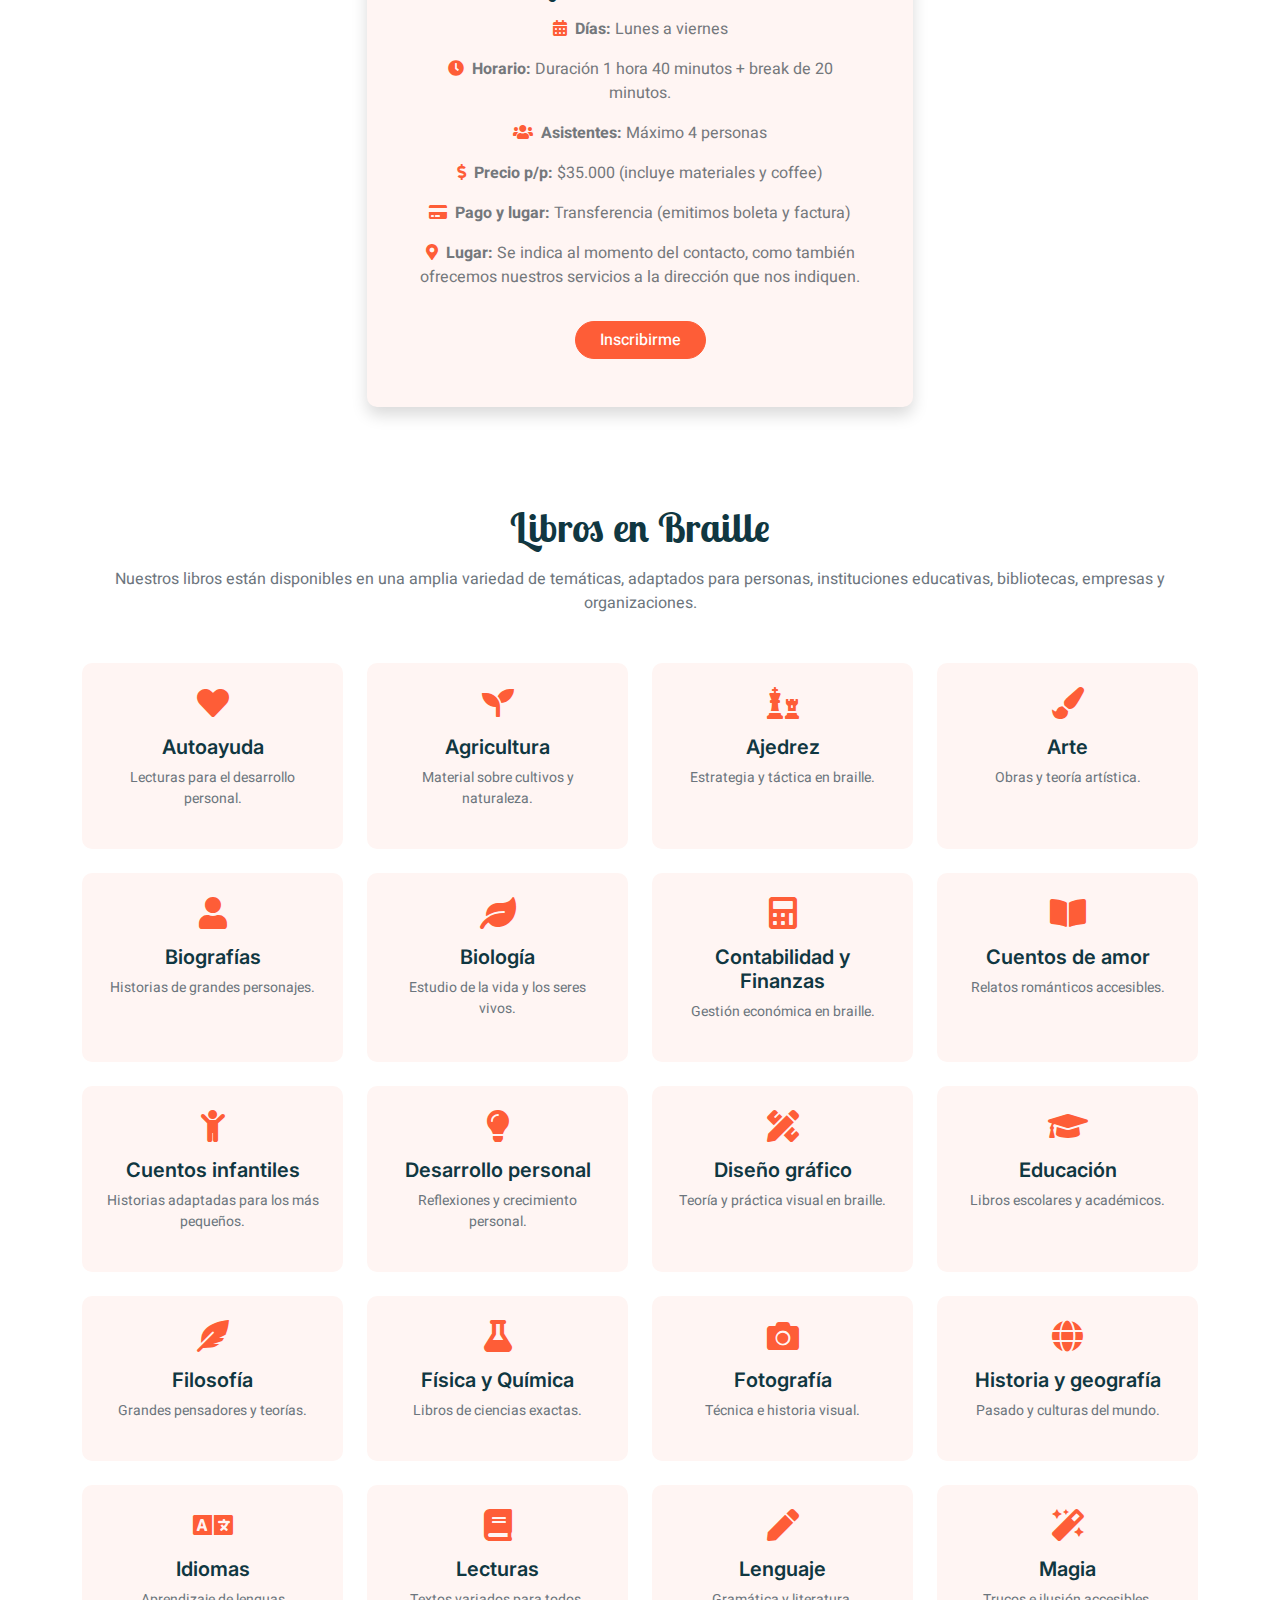
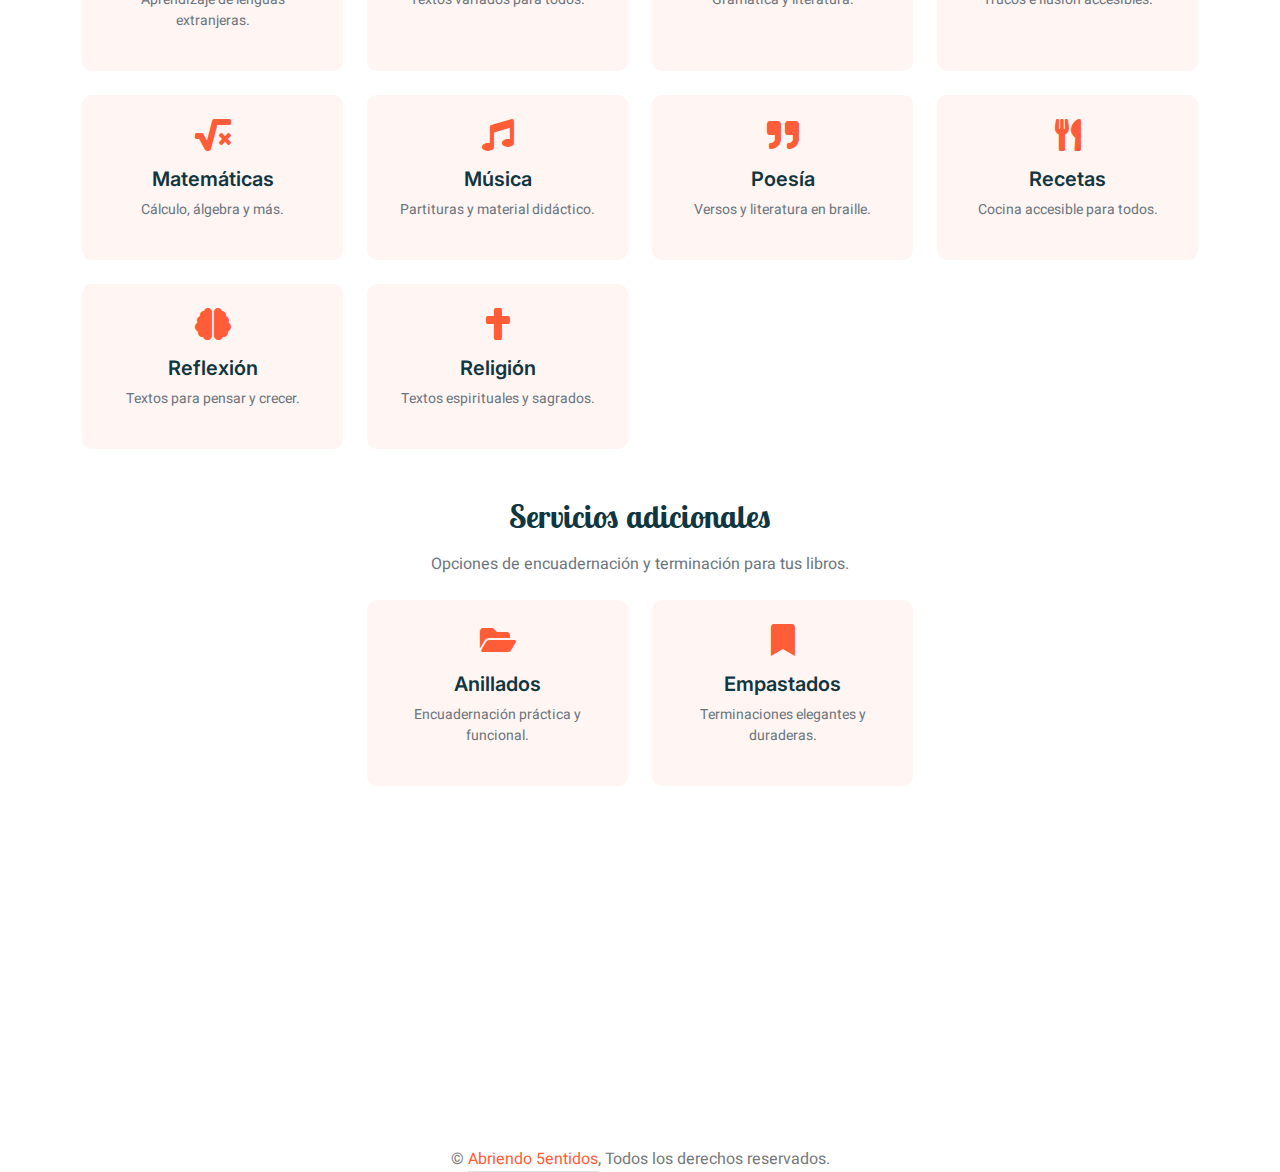
<file: que-hacemos.html>
<!DOCTYPE html>
<html lang="en">

<head>
    <meta charset="utf-8">
 <title>ABRIENDO 5ENTIDOS QUE HACEMOS</title>
     <meta content="width=device-width, initial-scale=1.0" name="viewport">
    <meta content="" name="keywords">
    <meta content="" name="description">

        <!-- Favicon -->
    <link href="img/favicon.png" rel="icon">


    <!-- Google Web Fonts -->
    <link rel="preconnect" href="https://fonts.googleapis.com">
    <link rel="preconnect" href="https://fonts.gstatic.com" crossorigin>
    <link href="https://fonts.googleapis.com/css2?family=Heebo:wght@400;500;600&family=Inter:wght@600&family=Lobster+Two:wght@700&display=swap" rel="stylesheet">
    
    <!-- Icon Font Stylesheet -->
    <link href="https://cdnjs.cloudflare.com/ajax/libs/font-awesome/5.10.0/css/all.min.css" rel="stylesheet">
    <link href="https://cdn.jsdelivr.net/npm/bootstrap-icons@1.4.1/font/bootstrap-icons.css" rel="stylesheet">

    <!-- Libraries Stylesheet -->
    <link href="lib/animate/animate.min.css" rel="stylesheet">
    <link href="lib/owlcarousel/assets/owl.carousel.min.css" rel="stylesheet">

    <!-- Customized Bootstrap Stylesheet -->
    <link href="css/bootstrap.min.css" rel="stylesheet">

    <!-- Template Stylesheet -->
    <link href="css/style.css" rel="stylesheet">
</head>

<body>
    <div class="container-xxl bg-white p-0">
        <!-- Spinner Start -->
        <div id="spinner" class="show bg-white position-fixed translate-middle w-100 vh-100 top-50 start-50 d-flex align-items-center justify-content-center">
            <div class="spinner-border text-primary" style="width: 3rem; height: 3rem;" role="status">
                <span class="sr-only">Loading...</span>
            </div>
        </div>
        <!-- Spinner End -->

  <!-- Navbar Start -->
       <nav class="navbar navbar-expand-lg bg-white navbar-light sticky-top px-4 px-lg-5 py-lg-0">
    <a href="index.html" class="navbar-brand">
          <img src="img/logo5enti2.svg" alt="Abriendo 5entidos" style="height: 60px;margin-right:10px;">
    </a>
    <button type="button" class="navbar-toggler" data-bs-toggle="collapse" data-bs-target="#navbarCollapse">
        <span class="navbar-toggler-icon"></span>
    </button>
    <div class="collapse navbar-collapse" id="navbarCollapse">
        <div class="navbar-nav mx-auto">
            <a href="index.html" class="nav-item nav-link ">Inicio</a>
            <a href="quienes-somos.html" class="nav-item nav-link">Quiénes Somos</a>
            <a href="que-hacemos.html" class="nav-item nav-link active">Qué Hacemos</a>
            <a href="propuesta-de-valor.html" class="nav-item nav-link">Nuestra Propuesta</a>
            <a href="equipo.html" class="nav-item nav-link">Nuestro Equipo</a>
               </div>
        <a href="contact.html" class="btn btn-primary rounded-pill px-3 d-none d-lg-block">
            Contáctanos <i class="fa fa-arrow-right ms-3"></i>
        </a>
    </div>
</nav>

        <!-- Navbar End -->


        <!-- Page Header-->
        <div class="container-xxl py-5 page-header quehacemos-header position-relative mb-5">
            <div class="container py-5">
                <h1 class="display-2 text-white animated slideInDown mb-4">Qué Hacemos</h1>
            </div>
        </div>
        <!-- Page Header End -->



        <!-- Intro Start -->
        <div class="container-xxl py-5">
            <div class="container">
                <div class="text-center mx-auto mb-5 wow fadeInUp" data-wow-delay="0.1s" style="max-width: 800px;">
                    <h2 class="mb-3">Creamos talleres, libros en braile y servicios que integran innovación, accesibilidad y creatividad.</h2>
            
                </div>
                
            </div>
        </div>
        <!-- Intro End -->

<!-- Talleres Start -->
<div class="container-xxl py-5">
  <div class="container">
    <div class="text-center mx-auto mb-5" style="max-width: 600px;">
      <h1 class="mb-4">Talleres de los 5entidos</h1>
      <p class="text-muted">Ofrecemos experiencias inmersivas que combinan innovación, accesibilidad y creatividad, adaptadas para todas las edades y organizaciones.</p>
    </div>

    <!-- Beneficios -->
    <div class="row g-4 mb-5">
      <div class="col-md-4 col-sm-6">
        <div class="bg-light p-4 text-center rounded h-100">
          <i class="fa fa-lightbulb fa-2x text-primary mb-3"></i>
          <h5>Experiencias inmersivas</h5>
          <p class="small text-muted">Vivencias multisensoriales para niños, adolescentes, jóvenes, adultos, adultos mayores (previa evaluación), empresas e instituciones.</p>
        </div>
      </div>
      <div class="col-md-4 col-sm-6">
        <div class="bg-light p-4 text-center rounded h-100">
          <i class="fa fa-universal-access fa-2x text-primary mb-3"></i>
          <h5>Accesibilidad</h5>
          <p class="small text-muted">Usamos braille, dinámicas sensoriales y entornos inclusivos.</p>
        </div>
      </div>
      <div class="col-md-4 col-sm-6">
        <div class="bg-light p-4 text-center rounded h-100">
          <i class="fa fa-heart fa-2x text-primary mb-3"></i>
          <h5>Transformación</h5>
          <p class="small text-muted">Una experiencia que deja huella emocional, fomenta empatía y equidad.</p>
        </div>
      </div>
    </div>

  <!-- Nuestra esencia y Temario -->
<div class="row g-4 mb-5">
  <div class="col-lg-12">
    <div class="bg-white p-4 rounded shadow h-100">

      <!-- Temario -->
      <h4 class="mt-4">Temario de talleres</h4>
      <ul class="list-unstyled mt-3">
        <li><i class="fa fa-eye me-2 text-primary"></i><strong>Vista:</strong> Creación de piezas únicas con materias primas.</li>
        <li><i class="fa fa-music me-2 text-primary"></i><strong>Oído:</strong> Expresar emociones y experiencias a través de la música.</li>
        <li><i class="fa fa-leaf me-2 text-primary"></i><strong>Olfato:</strong> Elaboración de esencias con respeto por la naturaleza.</li>
        <li><i class="fa fa-coffee me-2 text-primary"></i><strong>Gusto:</strong> Coctelería con sentido para una experiencia completa.</li>
        <li><i class="fa fa-hand-paper me-2 text-primary"></i><strong>Tacto:</strong> Decoraciones con elementos de la flora y fauna de Valdivia.</li>
      </ul>

      <!-- Objetivos -->
      <h4 class="mt-4">Objetivos</h4>
      <p class="mb-4">Reconocimiento de emociones, inclusión, diversidad cognitiva, neurodivergencia, sensorialidad digital y psicología del color.</p>

      
    </div>
  </div>
</div>


    <div class="row justify-content-center">
      <div class="col-lg-6">
        <div class="bg-light p-5 text-center rounded shadow">
          <h3 class="mb-3">Información Talleres</h3>
          <p><i class="fa fa-calendar-alt me-2 text-primary"></i><strong>Días:</strong> Lunes a viernes</p>
          <p><i class="fa fa-clock me-2 text-primary"></i><strong>Horario:</strong>  Duración 1 hora 40 minutos + break de 20 minutos.</p>
          <p><i class="fa fa-users me-2 text-primary"></i><strong>Asistentes:</strong> Máximo 4 personas</p>
          <p><i class="fa fa-dollar-sign me-2 text-primary"></i><strong>Precio p/p:</strong> $35.000 (incluye materiales y coffee)</p>
          <p><i class="fa fa-credit-card me-2 text-primary"></i><strong>Pago y lugar:</strong> Transferencia (emitimos boleta y factura)</p>
          <p><i class="fa fa-map-marker-alt me-2 text-primary"></i><strong>Lugar:</strong>  Se indica al momento del contacto, como también ofrecemos nuestros servicios a la dirección que nos indiquen.</p>
          <a href="contact.html" class="btn btn-primary rounded-pill px-4 mt-3">Inscribirme</a>
        </div>
      </div>
    </div>

  </div>
</div>
<!-- Talleres End -->



<!-- Categorías Start -->
<div class="container-xxl py-5">
  <div class="container">
    <div class="text-center mb-5">
      <h1 class="mb-3">Libros en Braille</h1>
      <p class="text-muted">
        Nuestros libros están disponibles en una amplia variedad de temáticas, 
        adaptados para personas, instituciones educativas, bibliotecas, empresas y organizaciones.
      </p>
    </div>
    <div class="row g-4">
      
      <!-- Ejemplos de cards -->
      <div class="col-md-3 col-sm-6">
        <div class="bg-light p-4 text-center rounded h-100">
          <i class="fa fa-heart fa-2x text-primary mb-3"></i>
          <h5>Autoayuda</h5>
          <p class="small text-muted">Lecturas para el desarrollo personal.</p>
        </div>
      </div>

      <div class="col-md-3 col-sm-6">
        <div class="bg-light p-4 text-center rounded h-100">
          <i class="fa fa-seedling fa-2x text-primary mb-3"></i>
          <h5>Agricultura</h5>
          <p class="small text-muted">Material sobre cultivos y naturaleza.</p>
        </div>
      </div>

      <div class="col-md-3 col-sm-6">
        <div class="bg-light p-4 text-center rounded h-100">
          <i class="fa fa-chess fa-2x text-primary mb-3"></i>
          <h5>Ajedrez</h5>
          <p class="small text-muted">Estrategia y táctica en braille.</p>
        </div>
      </div>

      <div class="col-md-3 col-sm-6">
        <div class="bg-light p-4 text-center rounded h-100">
          <i class="fa fa-paint-brush fa-2x text-primary mb-3"></i>
          <h5>Arte</h5>
          <p class="small text-muted">Obras y teoría artística.</p>
        </div>
      </div>

      <div class="col-md-3 col-sm-6">
        <div class="bg-light p-4 text-center rounded h-100">
          <i class="fa fa-user fa-2x text-primary mb-3"></i>
          <h5>Biografías</h5>
          <p class="small text-muted">Historias de grandes personajes.</p>
        </div>
      </div>

      <div class="col-md-3 col-sm-6">
        <div class="bg-light p-4 text-center rounded h-100">
          <i class="fa fa-leaf fa-2x text-primary mb-3"></i>
          <h5>Biología</h5>
          <p class="small text-muted">Estudio de la vida y los seres vivos.</p>
        </div>
      </div>

      <div class="col-md-3 col-sm-6">
        <div class="bg-light p-4 text-center rounded h-100">
          <i class="fa fa-calculator fa-2x text-primary mb-3"></i>
          <h5>Contabilidad y Finanzas</h5>
          <p class="small text-muted">Gestión económica en braille.</p>
        </div>
      </div>

      <div class="col-md-3 col-sm-6">
        <div class="bg-light p-4 text-center rounded h-100">
          <i class="fa fa-book-open fa-2x text-primary mb-3"></i>
          <h5>Cuentos de amor</h5>
          <p class="small text-muted">Relatos románticos accesibles.</p>
        </div>
      </div>

      <div class="col-md-3 col-sm-6">
        <div class="bg-light p-4 text-center rounded h-100">
          <i class="fa fa-child fa-2x text-primary mb-3"></i>
          <h5>Cuentos infantiles</h5>
          <p class="small text-muted">Historias adaptadas para los más pequeños.</p>
        </div>
      </div>

      <div class="col-md-3 col-sm-6">
        <div class="bg-light p-4 text-center rounded h-100">
          <i class="fa fa-lightbulb fa-2x text-primary mb-3"></i>
          <h5>Desarrollo personal</h5>
          <p class="small text-muted">Reflexiones y crecimiento personal.</p>
        </div>
      </div>

      <div class="col-md-3 col-sm-6">
        <div class="bg-light p-4 text-center rounded h-100">
          <i class="fa fa-pencil-ruler fa-2x text-primary mb-3"></i>
          <h5>Diseño gráfico</h5>
          <p class="small text-muted">Teoría y práctica visual en braille.</p>
        </div>
      </div>

      <div class="col-md-3 col-sm-6">
        <div class="bg-light p-4 text-center rounded h-100">
          <i class="fa fa-graduation-cap fa-2x text-primary mb-3"></i>
          <h5>Educación</h5>
          <p class="small text-muted">Libros escolares y académicos.</p>
        </div>
      </div>

      <div class="col-md-3 col-sm-6">
        <div class="bg-light p-4 text-center rounded h-100">
          <i class="fa fa-feather-alt fa-2x text-primary mb-3"></i>
          <h5>Filosofía</h5>
          <p class="small text-muted">Grandes pensadores y teorías.</p>
        </div>
      </div>

      <div class="col-md-3 col-sm-6">
        <div class="bg-light p-4 text-center rounded h-100">
          <i class="fa fa-flask fa-2x text-primary mb-3"></i>
          <h5>Física y Química</h5>
          <p class="small text-muted">Libros de ciencias exactas.</p>
        </div>
      </div>

      <div class="col-md-3 col-sm-6">
        <div class="bg-light p-4 text-center rounded h-100">
          <i class="fa fa-camera fa-2x text-primary mb-3"></i>
          <h5>Fotografía</h5>
          <p class="small text-muted">Técnica e historia visual.</p>
        </div>
      </div>

      <div class="col-md-3 col-sm-6">
        <div class="bg-light p-4 text-center rounded h-100">
          <i class="fa fa-globe fa-2x text-primary mb-3"></i>
          <h5>Historia y geografía</h5>
          <p class="small text-muted">Pasado y culturas del mundo.</p>
        </div>
      </div>

      <div class="col-md-3 col-sm-6">
        <div class="bg-light p-4 text-center rounded h-100">
          <i class="fa fa-language fa-2x text-primary mb-3"></i>
          <h5>Idiomas</h5>
          <p class="small text-muted">Aprendizaje de lenguas extranjeras.</p>
        </div>
      </div>

      <div class="col-md-3 col-sm-6">
        <div class="bg-light p-4 text-center rounded h-100">
          <i class="fa fa-book fa-2x text-primary mb-3"></i>
          <h5>Lecturas</h5>
          <p class="small text-muted">Textos variados para todos.</p>
        </div>
      </div>

      <div class="col-md-3 col-sm-6">
        <div class="bg-light p-4 text-center rounded h-100">
          <i class="fa fa-pen fa-2x text-primary mb-3"></i>
          <h5>Lenguaje</h5>
          <p class="small text-muted">Gramática y literatura.</p>
        </div>
      </div>

      <div class="col-md-3 col-sm-6">
        <div class="bg-light p-4 text-center rounded h-100">
          <i class="fa fa-magic fa-2x text-primary mb-3"></i>
          <h5>Magia</h5>
          <p class="small text-muted">Trucos e ilusión accesibles.</p>
        </div>
      </div>

      <div class="col-md-3 col-sm-6">
        <div class="bg-light p-4 text-center rounded h-100">
          <i class="fa fa-square-root-alt fa-2x text-primary mb-3"></i>
          <h5>Matemáticas</h5>
          <p class="small text-muted">Cálculo, álgebra y más.</p>
        </div>
      </div>

      <div class="col-md-3 col-sm-6">
        <div class="bg-light p-4 text-center rounded h-100">
          <i class="fa fa-music fa-2x text-primary mb-3"></i>
          <h5>Música</h5>
          <p class="small text-muted">Partituras y material didáctico.</p>
        </div>
      </div>

      <div class="col-md-3 col-sm-6">
        <div class="bg-light p-4 text-center rounded h-100">
          <i class="fa fa-quote-right fa-2x text-primary mb-3"></i>
          <h5>Poesía</h5>
          <p class="small text-muted">Versos y literatura en braille.</p>
        </div>
      </div>

      <div class="col-md-3 col-sm-6">
        <div class="bg-light p-4 text-center rounded h-100">
          <i class="fa fa-utensils fa-2x text-primary mb-3"></i>
          <h5>Recetas</h5>
          <p class="small text-muted">Cocina accesible para todos.</p>
        </div>
      </div>

      <div class="col-md-3 col-sm-6">
        <div class="bg-light p-4 text-center rounded h-100">
          <i class="fa fa-brain fa-2x text-primary mb-3"></i>
          <h5>Reflexión</h5>
          <p class="small text-muted">Textos para pensar y crecer.</p>
        </div>
      </div>

      <div class="col-md-3 col-sm-6">
        <div class="bg-light p-4 text-center rounded h-100">
          <i class="fa fa-cross fa-2x text-primary mb-3"></i>
          <h5>Religión</h5>
          <p class="small text-muted">Textos espirituales y sagrados.</p>
        </div>
      </div>

    </div>

    <!-- Servicios -->
    <div class="mt-5">
      <div class="text-center mb-4">
        <h2 class="mb-3">Servicios adicionales</h2>
        <p class="text-muted">Opciones de encuadernación y terminación para tus libros.</p>
      </div>
      <div class="row g-4 justify-content-center">
        <div class="col-md-3 col-sm-6">
          <div class="bg-light p-4 text-center rounded h-100">
            <i class="fa fa-folder-open fa-2x text-primary mb-3"></i>
            <h5>Anillados</h5>
            <p class="small text-muted">Encuadernación práctica y funcional.</p>
          </div>
        </div>
        <div class="col-md-3 col-sm-6">
          <div class="bg-light p-4 text-center rounded h-100">
            <i class="fa fa-bookmark fa-2x text-primary mb-3"></i>
            <h5>Empastados</h5>
            <p class="small text-muted">Terminaciones elegantes y duraderas.</p>
          </div>
        </div>
      </div>
    </div>

  </div>
</div>
<!-- Categorías End -->






        

      <!-- Footer Start -->
<div class="container-fluid bg-dark text-white-50 footer pt-5 mt-5 wow fadeIn" data-wow-delay="0.1s">
    <div class="container py-5">
        <div class="row g-5">
            <!-- Contacto -->
            <div class="col-lg-6 col-md-6">
                <h3 class="text-white mb-4">Contacto</h3>
                <p class="mb-2"><i class="fa fa-phone-alt me-3"></i>+56 9 5011 9219</p>
                <p class="mb-2"><i class="fa fa-envelope me-3"></i>abriendo5entidos@gmail.com</p>
               
            </div>

        
            </div>
        </div>
    </div>

    <!-- Copy -->
    <div class="container">
        <div class="copyright">
            <div class="row">
                <div class="col-md-12 text-center">
                    &copy; <a class="border-bottom" href="#">Abriendo 5entidos</a>, Todos los derechos reservados.
                </div>
            </div>
        </div>
    </div>
</div>
<!-- Footer End -->



        <!-- Back to Top -->
        <a href="#" class="btn btn-lg btn-primary btn-lg-square back-to-top"><i class="bi bi-arrow-up"></i></a>
    </div>

    <!-- JavaScript Libraries -->
    <script src="https://code.jquery.com/jquery-3.4.1.min.js"></script>
    <script src="https://cdn.jsdelivr.net/npm/bootstrap@5.0.0/dist/js/bootstrap.bundle.min.js"></script>
    <script src="lib/wow/wow.min.js"></script>
    <script src="lib/easing/easing.min.js"></script>
    <script src="lib/waypoints/waypoints.min.js"></script>
    <script src="lib/owlcarousel/owl.carousel.min.js"></script>

    <!-- Template Javascript -->
    <script src="js/main.js"></script>
</body>

</html>
</file>
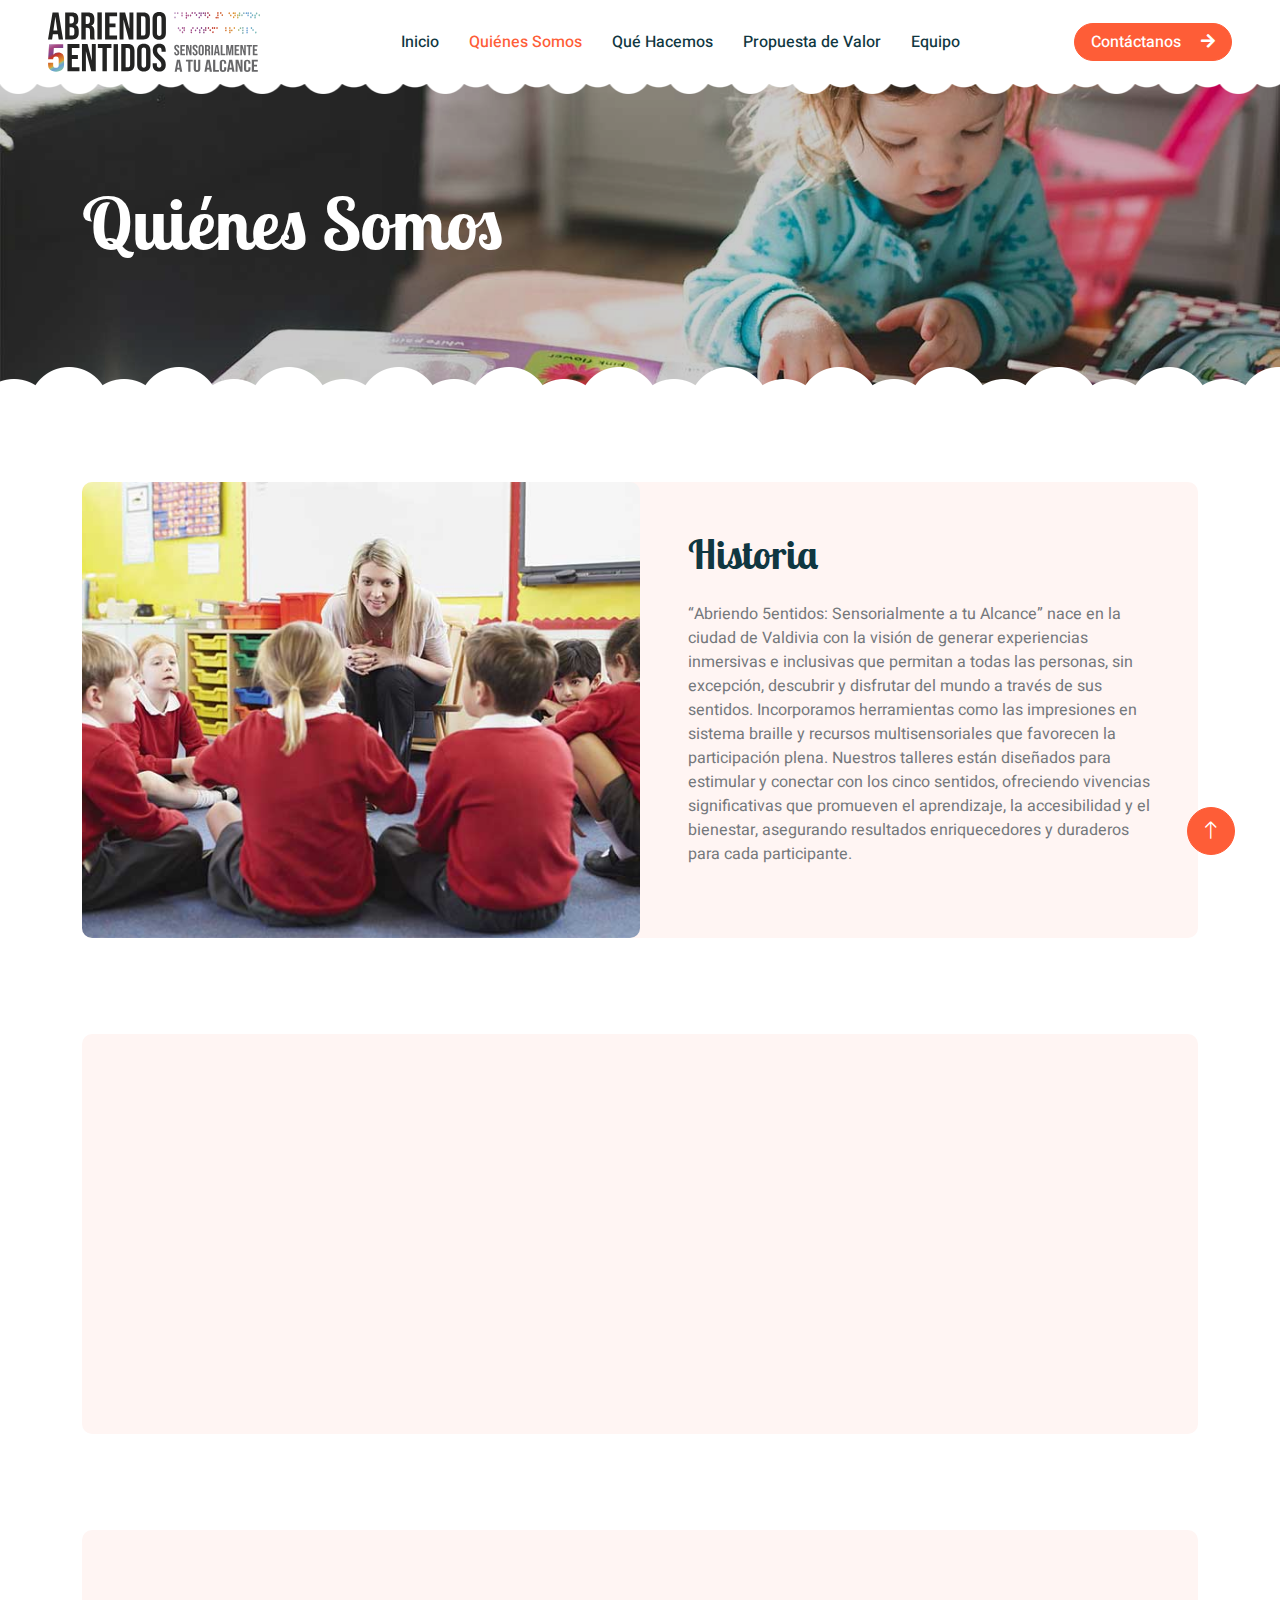
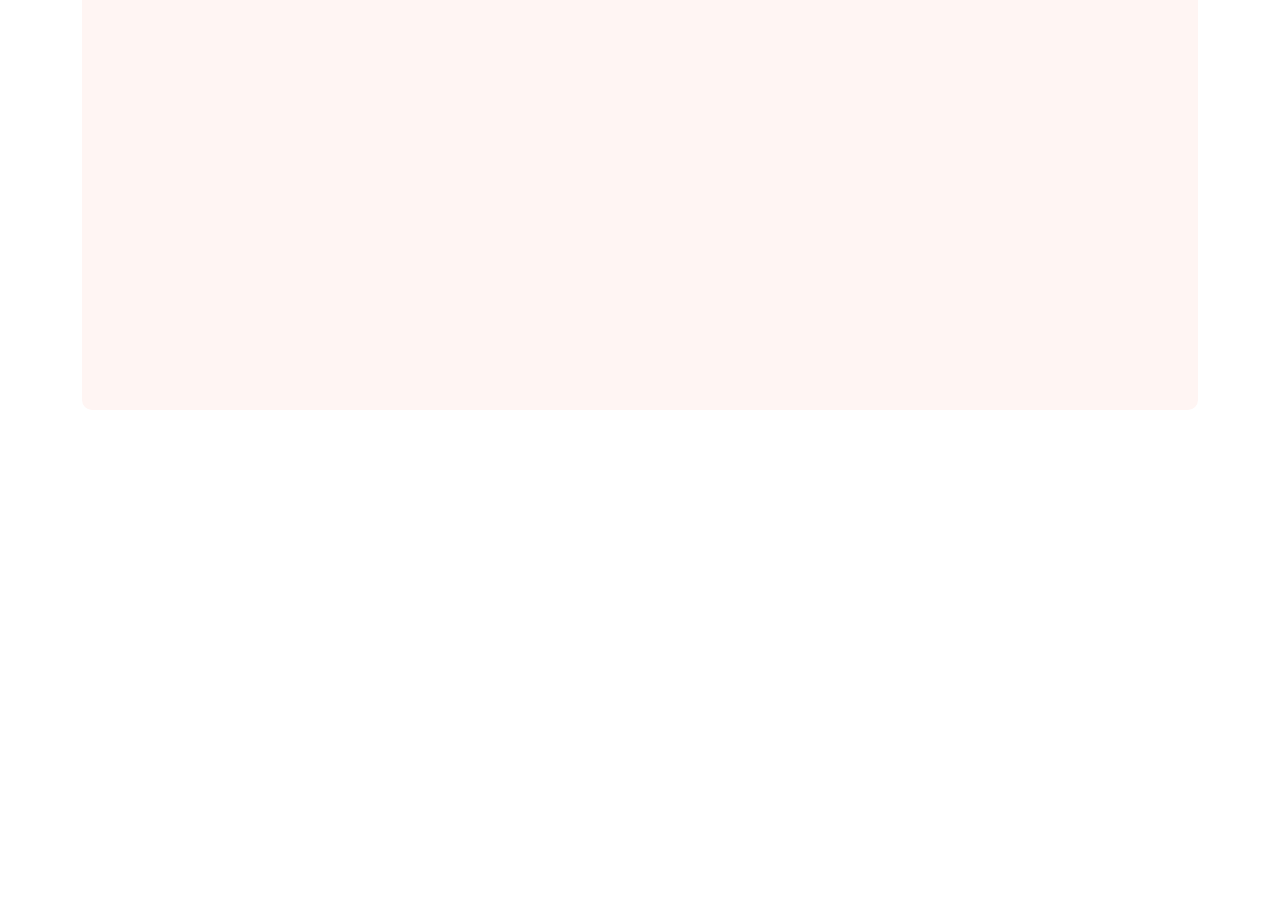
<file: quienes-somos.html>
<!DOCTYPE html>
<html lang="en">

<head>
    <meta charset="utf-8">
    <title>ABRIENDO 5ENTIDOS QUIENES SOMOS</title>
    <meta content="width=device-width, initial-scale=1.0" name="viewport">
    <meta content="" name="keywords">
    <meta content="" name="description">

    <!-- Favicon -->
    <link href="img/favicon.png" rel="icon">


    <!-- Google Web Fonts -->
    <link rel="preconnect" href="https://fonts.googleapis.com">
    <link rel="preconnect" href="https://fonts.gstatic.com" crossorigin>
    <link href="https://fonts.googleapis.com/css2?family=Heebo:wght@400;500;600&family=Inter:wght@600&family=Lobster+Two:wght@700&display=swap" rel="stylesheet">
    
    <!-- Icon Font Stylesheet -->
    <link href="https://cdnjs.cloudflare.com/ajax/libs/font-awesome/5.10.0/css/all.min.css" rel="stylesheet">
    <link href="https://cdn.jsdelivr.net/npm/bootstrap-icons@1.4.1/font/bootstrap-icons.css" rel="stylesheet">

    <!-- Libraries Stylesheet -->
    <link href="lib/animate/animate.min.css" rel="stylesheet">
    <link href="lib/owlcarousel/assets/owl.carousel.min.css" rel="stylesheet">

    <!-- Customized Bootstrap Stylesheet -->
    <link href="css/bootstrap.min.css" rel="stylesheet">

    <!-- Template Stylesheet -->
    <link href="css/style.css" rel="stylesheet">
</head>

<body>
    <div class="container-xxl bg-white p-0">
        <!-- Spinner Start -->
        <div id="spinner" class="show bg-white position-fixed translate-middle w-100 vh-100 top-50 start-50 d-flex align-items-center justify-content-center">
            <div class="spinner-border text-primary" style="width: 3rem; height: 3rem;" role="status">
                <span class="sr-only">Loading...</span>
            </div>
        </div>
        <!-- Spinner End -->

        <!-- Navbar Start -->
       <nav class="navbar navbar-expand-lg bg-white navbar-light sticky-top px-4 px-lg-5 py-lg-0">
    <a href="index.html" class="navbar-brand">
        <img src="img/logo5enti2.svg" alt="Abriendo 5entidos" style="height: 60px;margin-right:10px;">
    </a>
    <button type="button" class="navbar-toggler" data-bs-toggle="collapse" data-bs-target="#navbarCollapse">
        <span class="navbar-toggler-icon"></span>
    </button>
    <div class="collapse navbar-collapse" id="navbarCollapse">
        <div class="navbar-nav mx-auto">
            <a href="index.html" class="nav-item nav-link">Inicio</a>
            <a href="quienes-somos.html" class="nav-item nav-link active">Quiénes Somos</a>
            <a href="que-hacemos.html" class="nav-item nav-link">Qué Hacemos</a>
            <a href="propuesta-de-valor.html" class="nav-item nav-link">Propuesta de Valor</a>
            <a href="equipo.html" class="nav-item nav-link">Equipo</a>
               </div>
        <a href="contact.html" class="btn btn-primary rounded-pill px-3 d-none d-lg-block">
            Contáctanos <i class="fa fa-arrow-right ms-3"></i>
        </a>
    </div>
</nav>

        <!-- Navbar End -->


        <!-- Page Header End -->
        <div class="container-xxl py-5 page-header position-relative mb-5">
            <div class="container py-5">
                <h1 class="display-2 text-white animated slideInDown mb-4">Quiénes Somos</h1>
               
                </nav>
            </div>
        </div>
        <!-- Page Header End -->



        <!-- Call To Action Start -->
        <div class="container-xxl py-5">
            <div class="container">
                <div class="bg-light rounded">
                    <div class="row g-0">
                        <div class="col-lg-6 wow fadeIn" data-wow-delay="0.1s" style="min-height: 400px;">
                            <div class="position-relative h-100">
                                <img class="position-absolute w-100 h-100 rounded" src="img/call-to-action.jpg" style="object-fit: cover;">
                            </div>
                        </div>
                        <div class="col-lg-6 wow fadeIn" data-wow-delay="0.5s">
                            <div class="h-100 d-flex flex-column justify-content-center p-5">
                              
                                    <h1 class="mb-4">Historia</h1>
                                <p class="mb-4">“Abriendo 5entidos: Sensorialmente a tu Alcance” nace en la ciudad de Valdivia con la visión de generar experiencias inmersivas e inclusivas que permitan a todas las personas, sin excepción, descubrir y disfrutar del mundo a través de sus sentidos. Incorporamos herramientas como las impresiones en sistema braille y recursos multisensoriales que favorecen la participación plena. Nuestros talleres están diseñados para estimular y conectar con los cinco sentidos, ofreciendo vivencias significativas que promueven el aprendizaje, la accesibilidad y el bienestar, asegurando resultados enriquecedores y duraderos para cada participante.

                                </p>
                             
                            </div>
                        </div>
                    </div>
                </div>
            </div>
        </div>
        <!-- Call To Action End -->



                <!-- Call To Action Start -->
        <div class="container-xxl py-5">
            <div class="container">
                <div class="bg-light rounded">
                    <div class="row g-0">
                        <div class="col-lg-6 wow fadeIn" data-wow-delay="0.1s">
                            <div class="h-100 d-flex flex-column justify-content-center p-5">
                                <h1 class="mb-4">Misión</h1>
                                <p class="mb-4"> Nuestra misión es diseñar y ofrecer experiencias inclusivas e innovadoras que promuevan la accesibilidad universal, potenciando los cinco sentidos como medio de conexión y aprendizaje. A través de productos, talleres y servicios adaptados, buscamos brindar oportunidades a niños, niñas, adolescentes, adultos, familias, organizaciones y empresas, generando entornos donde todas las personas puedan participar, disfrutar y desarrollarse plenamente.
                        </p>
                            </div>
                        </div>
                        <div class="col-lg-6 wow fadeIn" data-wow-delay="0.5s" style="min-height: 400px;">
                            <div class="position-relative h-100">
                                <img class="position-absolute w-100 h-100 rounded" src="img/about-2.jpg" style="object-fit: cover;">
                            </div>
                        </div>
                    </div>
                </div>
            </div>
        </div>
        <!-- Call To Action End -->

             


        <!-- Call To Action Start -->
        <div class="container-xxl py-5">
            <div class="container">
                <div class="bg-light rounded">
                    <div class="row g-0">
                        <div class="col-lg-6 wow fadeIn" data-wow-delay="0.1s" style="min-height: 400px;">
                            <div class="position-relative h-100">
                                <img class="position-absolute w-100 h-100 rounded" src="img/carousel-3.jpg" style="object-fit: cover;">
                            </div>
                        </div>
                        <div class="col-lg-6 wow fadeIn" data-wow-delay="0.5s">
                            <div class="h-100 d-flex flex-column justify-content-center p-5">
                              
                                    <h1 class="mb-4">Visión</h1>
                                <p class="mb-4">Nuestra visión es ser referentes en la creación de experiencias multisensoriales inclusivas, reconocidos por transformar la manera en que individuos y comunidades perciben e interactúan con su entorno. Aspiramos a un mundo en el que cualquier persona, sin importar su edad, condición o capacidades, encuentre en nuestros servicios un puente hacia la innovación, la equidad y la participación plena.

Estamos aquí para ofrecer experiencias que hagan la vida más accesible, inclusiva y enriquecedora para todos.

"Si enseñamos a nuestros niños y niñas a aceptar la diversidad como algo natural, no será necesario hablar de inclusión, sino de convivencia." (Daniel Comin)

                                </p>
                             
                            </div>
                        </div>
                    </div>
                </div>
            </div>
        </div>
        <!-- Call To Action End -->


      

              <!-- Footer Start -->
<div class="container-fluid bg-dark text-white-50 footer pt-5 mt-5 wow fadeIn" data-wow-delay="0.1s">
    <div class="container py-5">
        <div class="row g-5">
            <!-- Contacto -->
            <div class="col-lg-6 col-md-6">
                <h3 class="text-white mb-4">Contacto</h3>
                <p class="mb-2"><i class="fa fa-phone-alt me-3"></i>+56 9 5011 9219</p>
                <p class="mb-2"><i class="fa fa-envelope me-3"></i>abriendo5entidos@gmail.com</p>
                
            </div>

            <!-- Newsletter -->
            <div class="col-lg-6 col-md-6">
                <h3 class="text-white mb-4">Newsletter</h3>
                <p>Suscríbete para recibir novedades e información sobre nuestras actividades.</p>
                <div class="position-relative mx-auto" style="max-width: 400px;">
                    <input class="form-control bg-transparent w-100 py-3 ps-4 pe-5" type="text" placeholder="Tu correo electrónico">
                    <button type="button" class="btn btn-primary py-2 position-absolute top-0 end-0 mt-2 me-2">Suscribirse</button>
                </div>
            </div>
        </div>
    </div>

    <!-- Copy -->
    <div class="container">
        <div class="copyright">
            <div class="row">
                <div class="col-md-12 text-center">
                    &copy; <a class="border-bottom" href="#">Abriendo 5entidos</a>, Todos los derechos reservados.
                </div>
            </div>
        </div>
    </div>
</div>
<!-- Footer End -->



        <!-- Back to Top -->
        <a href="#" class="btn btn-lg btn-primary btn-lg-square back-to-top"><i class="bi bi-arrow-up"></i></a>
    </div>

    <!-- JavaScript Libraries -->
    <script src="https://code.jquery.com/jquery-3.4.1.min.js"></script>
    <script src="https://cdn.jsdelivr.net/npm/bootstrap@5.0.0/dist/js/bootstrap.bundle.min.js"></script>
    <script src="lib/wow/wow.min.js"></script>
    <script src="lib/easing/easing.min.js"></script>
    <script src="lib/waypoints/waypoints.min.js"></script>
    <script src="lib/owlcarousel/owl.carousel.min.js"></script>

    <!-- Template Javascript -->
    <script src="js/main.js"></script>
</body>

</html>
</file>
<file: css/style.css>
/********** Template CSS **********/
:root {
    --primary: #FE5D37;
    --light: #FFF5F3;
    --dark: #103741;
}

.back-to-top {
    position: fixed;
    display: none;
    right: 45px;
    bottom: 45px;
    z-index: 99;
}


/*** Spinner ***/
#spinner {
    opacity: 0;
    visibility: hidden;
    transition: opacity .5s ease-out, visibility 0s linear .5s;
    z-index: 99999;
}

#spinner.show {
    transition: opacity .5s ease-out, visibility 0s linear 0s;
    visibility: visible;
    opacity: 1;
}


/*** Button ***/
.btn {
    font-weight: 500;
    transition: .5s;
}

.btn.btn-primary {
    color: #FFFFFF;
}

.btn-square {
    width: 38px;
    height: 38px;
}

.btn-sm-square {
    width: 32px;
    height: 32px;
}

.btn-lg-square {
    width: 48px;
    height: 48px;
}

.btn-square,
.btn-sm-square,
.btn-lg-square {
    padding: 0;
    display: flex;
    align-items: center;
    justify-content: center;
    font-weight: normal;
    border-radius: 50px;
}


/*** Heading ***/
h1,
h2,
h3,
h4,
.h1,
.h2,
.h3,
.h4,
.display-1,
.display-2,
.display-3,
.display-4,
.display-5,
.display-6 {
    font-family: 'Lobster Two', cursive;
    font-weight: 700;
}

h5,
h6,
.h5,
.h6 {
    font-weight: 600;
}

.font-secondary {
    font-family: 'Lobster Two', cursive;
}


/*** Navbar ***/
.navbar .navbar-nav .nav-link {
    padding: 30px 15px;
    color: var(--dark);
    font-weight: 500;
    outline: none;
}

.navbar .navbar-nav .nav-link:hover,
.navbar .navbar-nav .nav-link.active {
    color: var(--primary);
}

.navbar.sticky-top {
    top: -100px;
    transition: .5s;
}

.navbar .dropdown-toggle::after {
    border: none;
    content: "\f107";
    font-family: "Font Awesome 5 Free";
    font-weight: 900;
    vertical-align: middle;
    margin-left: 5px;
    transition: .5s;
}

.navbar .dropdown-toggle[aria-expanded=true]::after {
    transform: rotate(-180deg);
}

@media (max-width: 991.98px) {
    .navbar .navbar-nav .nav-link  {
        margin-right: 0;
        padding: 10px 0;
    }

    .navbar .navbar-nav {
        margin-top: 15px;
        border-top: 1px solid #EEEEEE;
    }
}

@media (min-width: 992px) {
    .navbar .nav-item .dropdown-menu {
        display: block;
        top: calc(100% - 15px);
        margin-top: 0;
        opacity: 0;
        visibility: hidden;
        transition: .5s;
        
    }

    .navbar .nav-item:hover .dropdown-menu {
        top: 100%;
        visibility: visible;
        transition: .5s;
        opacity: 1;
    }
}


/*** Header ***/
.header-carousel::before,
.header-carousel::after,
.page-header::before,
.page-header::after {
    position: absolute;
    content: "";
    width: 100%;
    height: 10px;
    top: 0;
    left: 0;
    background: url(../img/bg-header-top.png) center center repeat-x;
    z-index: 1;
}

.header-carousel::after,
.page-header::after {
    height: 19px;
    top: auto;
    bottom: 0;
    background: url(../img/bg-header-bottom.png) center center repeat-x;
}

@media (max-width: 768px) {
    .header-carousel .owl-carousel-item {
        position: relative;
        min-height: 500px;
    }
    
    .header-carousel .owl-carousel-item img {
        position: absolute;
        width: 100%;
        height: 100%;
        object-fit: cover;
    }

    .header-carousel .owl-carousel-item p {
        font-size: 16px !important;
        font-weight: 400 !important;
    }

    .header-carousel .owl-carousel-item h1 {
        font-size: 30px;
        font-weight: 600;
    }
}

.header-carousel .owl-nav {
    position: absolute;
    top: 50%;
    right: 8%;
    transform: translateY(-50%);
    display: flex;
    flex-direction: column;
}

.header-carousel .owl-nav .owl-prev,
.header-carousel .owl-nav .owl-next {
    margin: 7px 0;
    width: 45px;
    height: 45px;
    display: flex;
    align-items: center;
    justify-content: center;
    color: #FFFFFF;
    background: transparent;
    border: 1px solid #FFFFFF;
    border-radius: 45px;
    font-size: 22px;
    transition: .5s;
}

.header-carousel .owl-nav .owl-prev:hover,
.header-carousel .owl-nav .owl-next:hover {
    background: var(--primary);
    border-color: var(--primary);
}

.page-header {
    background: linear-gradient(rgba(0, 0, 0, .2), rgba(0, 0, 0, .2)), url(../img/carousel-1.jpg) center center no-repeat;
    background-size: cover;
}

.breadcrumb-item + .breadcrumb-item::before {
    color: rgba(255, 255, 255, .5);
}


/*** Facility ***/
.facility-item .facility-icon {
    position: relative;
    margin: 0 auto;
    width: 100px;
    height: 100px;
    border-radius: 100px;
    display: flex;
    align-items: center;
    justify-content: center;
}

.facility-item .facility-icon::before {
    position: absolute;
    content: "";
    width: 100%;
    height: 100%;
    top: 0;
    left: 0;
    background: rgba(255, 255, 255, .9);
    transition: .5s;
    z-index: 1;
}

.facility-item .facility-icon span {
    position: absolute;
    content: "";
    width: 15px;
    height: 30px;
    top: 0;
    left: 0;
    border-radius: 50%;
}

.facility-item .facility-icon span:last-child {
    left: auto;
    right: 0;
}

.facility-item .facility-icon i {
    position: relative;
    z-index: 2;
}

.facility-item .facility-text {
    position: relative;
    min-height: 250px;
    padding: 30px;
    border-radius: 100%;
    display: flex;
    text-align: center;
    justify-content: center;
    flex-direction: column;
}

.facility-item .facility-text::before {
    position: absolute;
    content: "";
    width: 100%;
    height: 100%;
    top: 0;
    left: 0;
    background: rgba(255, 255, 255, .9);
    transition: .5s;
    z-index: 1;
}

.facility-item .facility-text * {
    position: relative;
    z-index: 2;
}

.facility-item:hover .facility-icon::before,
.facility-item:hover .facility-text::before {
    background: transparent;
}

.facility-item * {
    transition: .5s;
}

.facility-item:hover * {
    color: #FFFFFF !important;
}


/*** About ***/
.about-img img {
    transition: .5s;
}

.about-img img:hover {
    background: var(--primary) !important;
}


/*** Classes ***/
.classes-item {
    transition: .5s;
}

.classes-item:hover {
    margin-top: -10px;
}


/*** Team ***/
.team-item .team-text {
    position: absolute;
    width: 250px;
    height: 250px;
    bottom: 0;
    right: 0;
    display: flex;
    align-items: center;
    justify-content: center;
    flex-direction: column;
    background: #FFFFFF;
    border: 17px solid var(--light);
    border-radius: 250px;
    transition: .5s;
}

.team-item:hover .team-text {
    border-color: var(--primary);
}


/*** Testimonial ***/
.testimonial-carousel {
    padding-left: 1.5rem;
    padding-right: 1.5rem;
}

@media (min-width: 576px) {
    .testimonial-carousel {
        padding-left: 4rem;
        padding-right: 4rem;
    }
}

.testimonial-carousel .testimonial-item .border {
    border: 1px dashed rgba(0, 185, 142, .3) !important;
}

.testimonial-carousel .owl-nav {
    position: absolute;
    width: 100%;
    height: 45px;
    top: 50%;
    left: 0;
    transform: translateY(-50%);
    display: flex;
    justify-content: space-between;
    z-index: 1;
}

.testimonial-carousel .owl-nav .owl-prev,
.testimonial-carousel .owl-nav .owl-next {
    position: relative;
    width: 45px;
    height: 45px;
    display: flex;
    align-items: center;
    justify-content: center;
    color: #FFFFFF;
    background: var(--primary);
    border-radius: 45px;
    font-size: 20px;
    transition: .5s;
}

.testimonial-carousel .owl-nav .owl-prev:hover,
.testimonial-carousel .owl-nav .owl-next:hover {
    background: var(--dark);
}


/*** Footer ***/
.footer .btn.btn-social {
    margin-right: 5px;
    width: 45px;
    height: 45px;
    display: flex;
    align-items: center;
    justify-content: center;
    color: #FFFFFF;
    border: 1px solid rgba(255,255,255,0.5);
    border-radius: 45px;
    transition: .3s;
}

.footer .btn.btn-social:hover {
    border-color: var(--primary);
    background: var(--primary);
}

.footer .btn.btn-link {
    display: block;
    margin-bottom: 5px;
    padding: 0;
    text-align: left;
    font-size: 16px;
    font-weight: normal;
    text-transform: capitalize;
    transition: .3s;
}

.footer .btn.btn-link::before {
    position: relative;
    content: "\f105";
    font-family: "Font Awesome 5 Free";
    font-weight: 900;
    margin-right: 10px;
}

.footer .btn.btn-link:hover {
    color: var(--primary) !important;
    letter-spacing: 1px;
    box-shadow: none;
}

.footer .form-control {
    border-color: rgba(255,255,255,0.5);
}

.footer .copyright {
    padding: 25px 0;
    font-size: 15px;
    border-top: 1px solid rgba(256, 256, 256, .1);
}

.footer .copyright a {
    color: #FFFFFF;
}

.footer .footer-menu a {
    margin-right: 15px;
    padding-right: 15px;
    border-right: 1px solid rgba(255, 255, 255, .1);
}

.footer .copyright a:hover,
.footer .footer-menu a:hover {
    color: var(--primary) !important;
}

.footer .footer-menu a:last-child {
    margin-right: 0;
    padding-right: 0;
    border-right: none;
}
</file>
